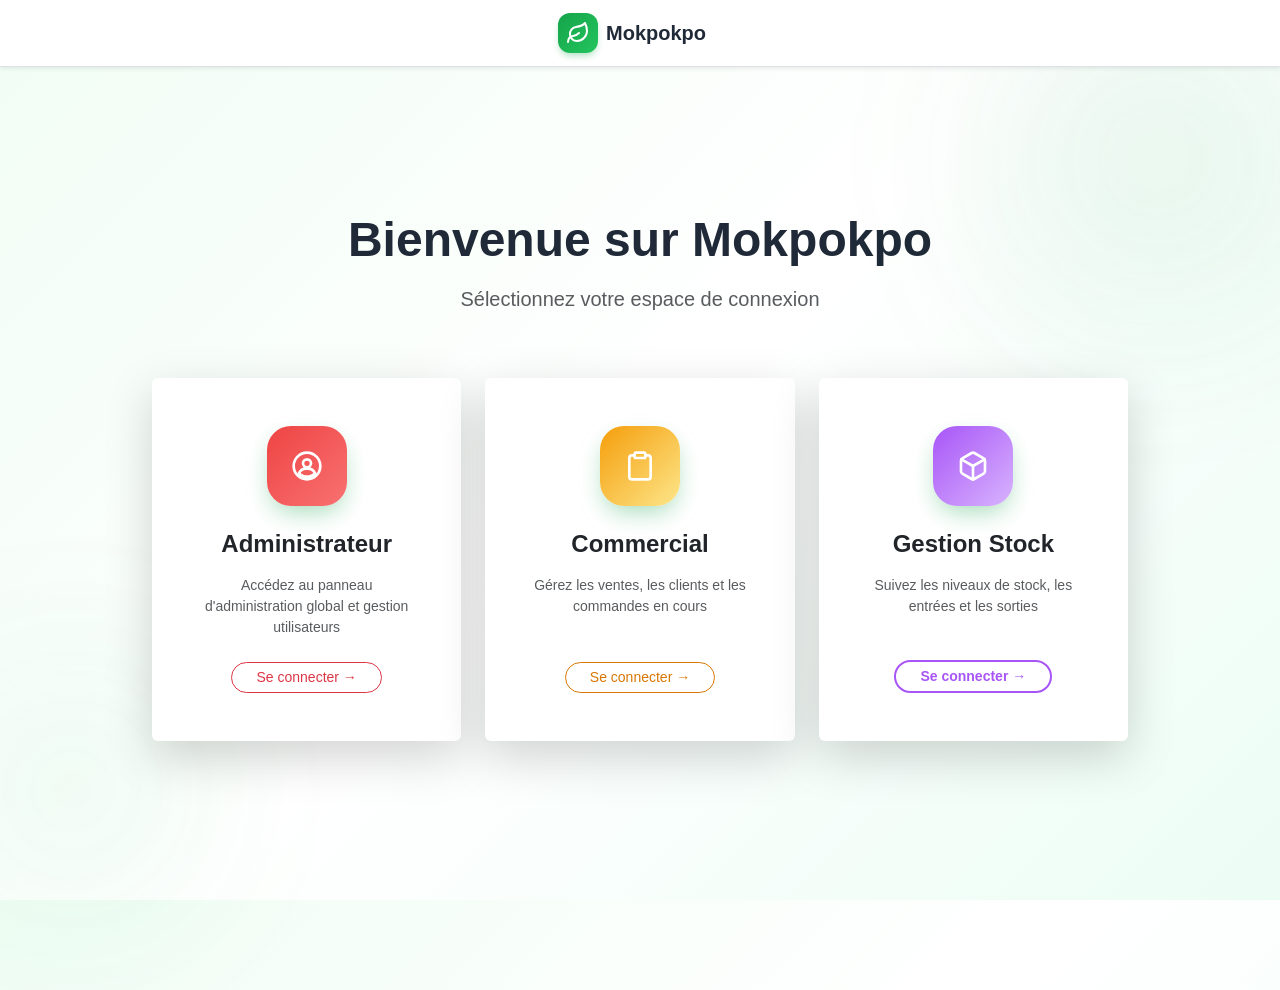
<file: index.html>
<!DOCTYPE html>
<html lang="fr">
<head>
    <meta charset="UTF-8">
    <meta name="viewport" content="width=device-width, initial-scale=1.0">
    <title>Portail de Connexion - Mokpokpo</title>
    <link rel="stylesheet" href="css/css_bootstrap/bootstrap.min.css">
    <link rel="stylesheet" href="css/style.css">
    <style>
        .role-card {
            transition: transform 0.3s ease, box-shadow 0.3s ease;
            cursor: pointer;
        }
        .role-card:hover {
            transform: translateY(-5px);
            box-shadow: 0 1rem 3rem rgba(0,0,0,.175) !important;
        }
    </style>
</head>
<body class="login-page">

    <!-- Navbar -->
    <nav class="navbar navbar-light bg-white border-bottom fixed-top shadow-sm">
        <div class="container justify-content-center">
            <a class="navbar-brand d-flex align-items-center gap-2" href="index.html">
                <div class="brand-icon">
                    <svg xmlns="http://www.w3.org/2000/svg" width="24" height="24" viewBox="0 0 24 24" fill="none" stroke="currentColor" stroke-width="2" stroke-linecap="round" stroke-linejoin="round">
                        <path d="M11 20A7 7 0 0 1 9.8 6.1C15.5 5 17 4.48 19 2c1 2 2 4.18 2 8 0 5.5-4.78 10-10 10Z"/>
                        <path d="M2 21c0-3 1.85-5.36 5.08-6C9.5 14.52 12 13 13 12"/>
                    </svg>
                </div>
                <span class="fw-bold">Mokpokpo</span>
            </a>
        </div>
    </nav>

    <!-- Background Decorations -->
    <div class="login-bg-decoration decoration-1"></div>
    <div class="login-bg-decoration decoration-2"></div>

    <div class="container d-flex flex-column justify-content-center align-items-center min-vh-100 py-5" style="padding-top: 100px !important;">
        
        <div class="text-center mb-5 animate-fade-in">
            <h1 class="fw-bold display-5 mb-3">Bienvenue sur Mokpokpo</h1>
            <p class="text-muted lead">Sélectionnez votre espace de connexion</p>
        </div>

        <div class="row g-4 justify-content-center w-100 animate-slide-up" style="max-width: 1000px;">
            
            <!-- Administrateur -->
            <div class="col-md-4">
                <a href="admin-login.html" class="text-decoration-none text-dark">
                    <div class="card h-100 border-0 shadow-lg role-card">
                        <div class="card-body p-5 text-center d-flex flex-column align-items-center">
                            <div class="login-logo-container mb-4" style="background: linear-gradient(135deg, #ef4444, #f87171);">
                                <svg xmlns="http://www.w3.org/2000/svg" width="32" height="32" viewBox="0 0 24 24" fill="none" stroke="currentColor" stroke-width="2" stroke-linecap="round" stroke-linejoin="round" class="text-white">
                                    <path d="M12 2a10 10 0 1 0 10 10A10 10 0 0 0 12 2zm0 5a3 3 0 1 1-3 3 3 3 0 0 1 3-3zm0 13a8 8 0 0 1-6-2.7A6 6 0 0 1 12 14a6 6 0 0 1 6 3.3A8 8 0 0 1 12 20z"/>
                                </svg>
                            </div>
                            <h3 class="h4 fw-bold mb-3">Administrateur</h3>
                            <p class="text-muted mb-4 small">Accédez au panneau d'administration global et gestion utilisateurs</p>
                            <span class="btn btn-outline-danger btn-sm rounded-pill px-4 mt-auto">Se connecter &rarr;</span>
                        </div>
                    </div>
                </a>
            </div>

            <!-- Commercial -->
            <div class="col-md-4">
                <a href="commercial-login.html" class="text-decoration-none text-dark">
                    <div class="card h-100 border-0 shadow-lg role-card">
                        <div class="card-body p-5 text-center d-flex flex-column align-items-center">
                            <div class="login-logo-container mb-4" style="background: linear-gradient(135deg, #f59e0b, #fde68a);">
                                <svg xmlns="http://www.w3.org/2000/svg" width="32" height="32" viewBox="0 0 24 24" fill="none" stroke="currentColor" stroke-width="2" stroke-linecap="round" stroke-linejoin="round" class="text-white">
                                    <path d="M16 4h2a2 2 0 0 1 2 2v14a2 2 0 0 1-2 2H6a2 2 0 0 1-2-2V6a2 2 0 0 1 2-2h2"></path>
                                    <rect x="8" y="2" width="8" height="4" rx="1" ry="1"></rect>
                                </svg>
                            </div>
                            <h3 class="h4 fw-bold mb-3">Commercial</h3>
                            <p class="text-muted mb-4 small">Gérez les ventes, les clients et les commandes en cours</p>
                            <span class="btn btn-outline-warning btn-sm rounded-pill px-4 mt-auto" style="color: #d97706; border-color: #d97706;">Se connecter &rarr;</span>
                        </div>
                    </div>
                </a>
            </div>

            <!-- Gestionnaire de Stock -->
            <div class="col-md-4">
                <a href="stock-login.html" class="text-decoration-none text-dark">
                    <div class="card h-100 border-0 shadow-lg role-card">
                        <div class="card-body p-5 text-center d-flex flex-column align-items-center">
                            <div class="login-logo-container mb-4" style="background: linear-gradient(135deg, #a855f7, #d8b4fe);">
                                <svg xmlns="http://www.w3.org/2000/svg" width="32" height="32" viewBox="0 0 24 24" fill="none" stroke="currentColor" stroke-width="2" stroke-linecap="round" stroke-linejoin="round" class="text-white">
                                    <path d="M21 16V8a2 2 0 0 0-1-1.73l-7-4a2 2 0 0 0-2 0l-7 4A2 2 0 0 0 3 8v8a2 2 0 0 0 1 1.73l7 4a2 2 0 0 0 2 0l7-4A2 2 0 0 0 21 16z"></path>
                                    <polyline points="3.27 6.96 12 12.01 20.73 6.96"></polyline>
                                    <line x1="12" y1="22.08" x2="12" y2="12"></line>
                                </svg>
                            </div>
                            <h3 class="h4 fw-bold mb-3">Gestion Stock</h3>
                            <p class="text-muted mb-4 small">Suivez les niveaux de stock, les entrées et les sorties</p>
                            <span class="btn btn-outline-primary btn-sm rounded-pill px-4 mt-auto" style="border-color: #a855f7; color: #a855f7;">Se connecter &rarr;</span>
                        </div>
                    </div>
                </a>
            </div>

        </div>

    </div>

    <!-- Bootstrap Bundle with Popper -->
    <script src="js/js_bootstrap/bootstrap.bundle.min.js"></script>
</body>
</html>
</file>
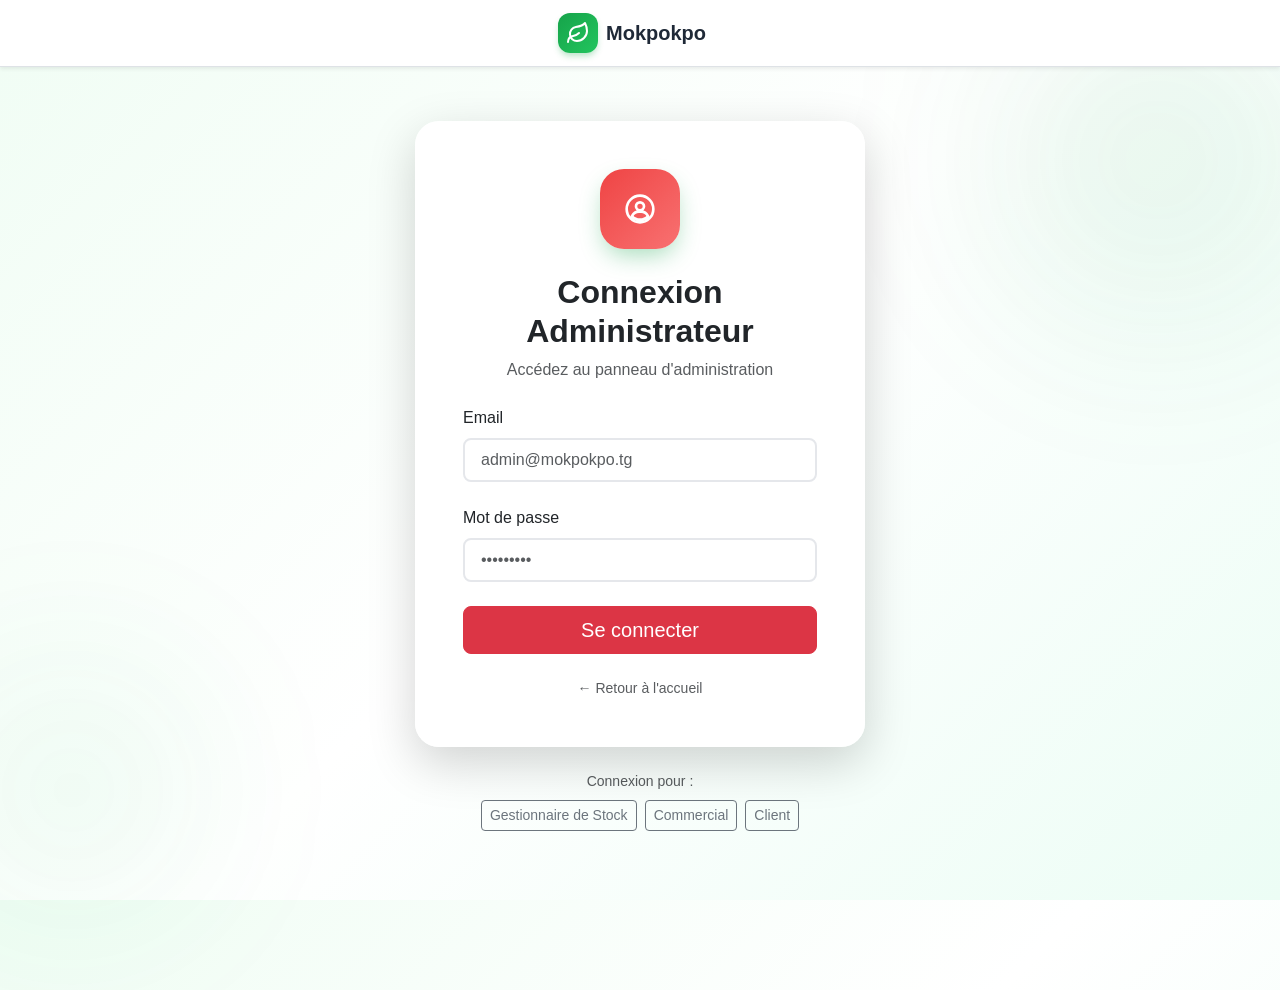
<file: admin-login.html>
<!DOCTYPE html>
<html lang="fr">
<head>
    <meta charset="UTF-8">
    <meta name="viewport" content="width=device-width, initial-scale=1.0">
    <title>Connexion Admin - Mokpokpo</title>
    <link rel="stylesheet" href="css/css_bootstrap/bootstrap.min.css">
    <link rel="stylesheet" href="css/style.css">
</head>
<body class="login-page">

    <!-- Navbar -->
    <nav class="navbar navbar-light bg-white border-bottom fixed-top shadow-sm">
        <div class="container justify-content-center">
            <a class="navbar-brand d-flex align-items-center gap-2" href="index.html">
                <div class="brand-icon">
                    <svg xmlns="http://www.w3.org/2000/svg" width="24" height="24" viewBox="0 0 24 24" fill="none" stroke="currentColor" stroke-width="2" stroke-linecap="round" stroke-linejoin="round">
                        <path d="M11 20A7 7 0 0 1 9.8 6.1C15.5 5 17 4.48 19 2c1 2 2 4.18 2 8 0 5.5-4.78 10-10 10Z"/>
                        <path d="M2 21c0-3 1.85-5.36 5.08-6C9.5 14.52 12 13 13 12"/>
                    </svg>
                </div>
                <span class="fw-bold">Mokpokpo</span>
            </a>
        </div>
    </nav>

    <!-- Background Decorations -->
    <div class="login-bg-decoration decoration-1"></div>
    <div class="login-bg-decoration decoration-2"></div>

    <div class="container d-flex flex-column justify-content-center align-items-center min-vh-100 py-5" style="padding-top: 100px !important;">
        <div class="login-card card border-0 shadow-lg" style="max-width: 450px; width: 100%;">
            <div class="card-body p-5">
                <!-- Logo Icon -->
                <div class="d-flex justify-content-center mb-4">
                    <div class="login-logo-container" style="background: linear-gradient(135deg, #ef4444, #f87171);">
                        <svg xmlns="http://www.w3.org/2000/svg" width="32" height="32" viewBox="0 0 24 24" fill="none" stroke="currentColor" stroke-width="2" stroke-linecap="round" stroke-linejoin="round" class="text-white">
                            <path d="M12 2a10 10 0 1 0 10 10A10 10 0 0 0 12 2zm0 5a3 3 0 1 1-3 3 3 3 0 0 1 3-3zm0 13a8 8 0 0 1-6-2.7A6 6 0 0 1 12 14a6 6 0 0 1 6 3.3A8 8 0 0 1 12 20z"/>
                        </svg>
                    </div>
                </div>

                <div class="text-center mb-4">
                    <h2 class="fw-bold mb-2">Connexion Administrateur</h2>
                    <p class="text-muted mb-0">Accédez au panneau d'administration</p>
                </div>
                
                <div id="loginError" class="alert alert-danger d-none rounded-3 d-flex align-items-start" role="alert">
                    <svg xmlns="http://www.w3.org/2000/svg" width="20" height="20" viewBox="0 0 24 24" fill="none" stroke="currentColor" stroke-width="2" stroke-linecap="round" stroke-linejoin="round" class="me-2 flex-shrink-0 mt-1">
                        <circle cx="12" cy="12" r="10"></circle>
                        <line x1="12" y1="8" x2="12" y2="12"></line>
                        <line x1="12" y1="16" x2="12.01" y2="16"></line>
                    </svg>
                    <span id="errorMessage"></span>
                </div>

                <form id="adminLoginForm" class="mb-4">
                    <div class="mb-4">
                        <label for="email" class="form-label fw-medium">Email</label>
                        <input type="email" class="form-control form-control-lg rounded-3 input-modern" id="email" placeholder="admin@mokpokpo.tg" required>
                    </div>
                    <div class="mb-4">
                        <label for="password" class="form-label fw-medium">Mot de passe</label>
                        <input type="password" class="form-control form-control-lg rounded-3 input-modern" id="password" placeholder="•••••••••" required>
                    </div>
                    <div class="d-grid gap-2 mb-3">
                        <button type="submit" class="btn btn-danger btn-lg rounded-3 btn-modern">Se connecter</button>
                    </div>
                </form>

                <div class="text-center">
                    <p class="small text-muted mb-0">
                        <a href="index.html" class="text-muted text-decoration-none">← Retour à l'accueil</a>
                    </p>
                </div>
            </div>
        </div>

        <!-- Alternative logins -->
        <div class="mt-4 text-center">
            <p class="text-muted small mb-2">Connexion pour :</p>
            <div class="d-flex gap-2 justify-content-center">
                <a href="stock-login.html" class="btn btn-outline-secondary btn-sm">Gestionnaire de Stock</a>
                <a href="commercial-login.html" class="btn btn-outline-secondary btn-sm">Commercial</a>
                <a href="login.html" class="btn btn-outline-secondary btn-sm">Client</a>
            </div>
        </div>
    </div>

    <script src="js/js_bootstrap/bootstrap.bundle.min.js"></script>
    <script src="js/auth.js"></script>
    <script>
        document.addEventListener('DOMContentLoaded', () => {
            initAdminLogin();
        });
    </script>
</body>
</html>
</file>
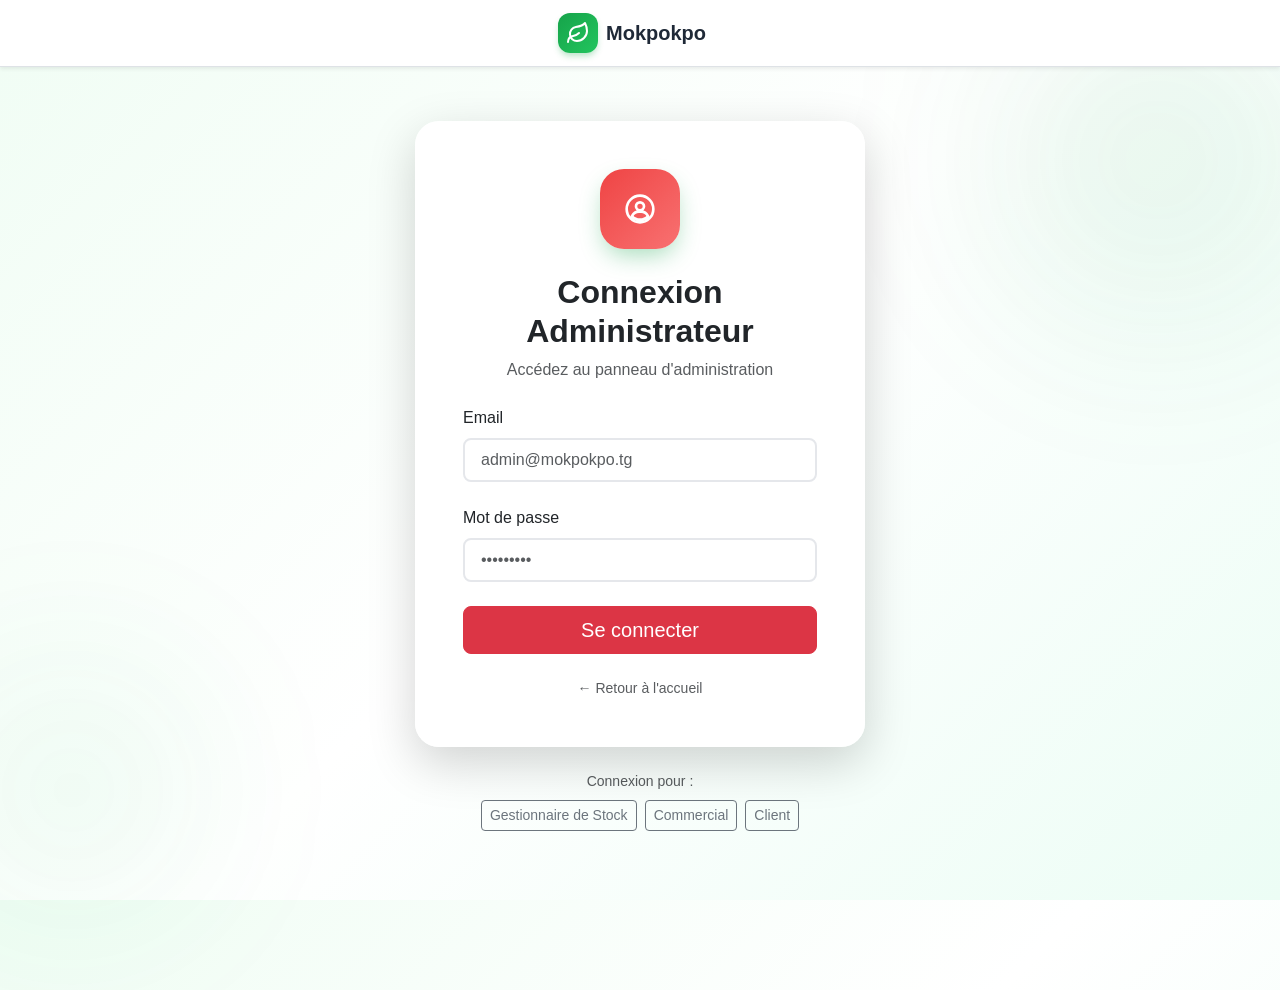
<file: admin.html>
<!DOCTYPE html>
<html lang="fr">
<head>
    <meta charset="UTF-8">
    <meta name="viewport" content="width=device-width, initial-scale=1.0">
    <title>Administration - Mokpokpo</title>
    <link rel="stylesheet" href="css/css_bootstrap/bootstrap.min.css">
    <link rel="stylesheet" href="css/style.css">
    <link rel="stylesheet" href="css/admin-dashboard.css">
</head>
<body>

    <nav class="navbar navbar-dark bg-dark sticky-top">
        <div class="container">
             <a class="navbar-brand d-flex align-items-center gap-2" href="index.html">
                <div class="bg-primary rounded p-1">
                    <svg xmlns="http://www.w3.org/2000/svg" width="20" height="20" viewBox="0 0 24 24" fill="none" stroke="currentColor" stroke-width="2" stroke-linecap="round" stroke-linejoin="round" class="text-white"><path d="M11 20A7 7 0 0 1 9.8 6.1C15.5 5 17 4.48 19 2c1 2 2 4.18 2 8 0 5.5-4.78 10-10 10Z"/><path d="M2 21c0-3 1.85-5.36 5.08-6C9.5 14.52 12 13 13 12"/></svg>
                </div>
                Mokpokpo Admin
            </a>
            <div class="d-flex">
                 <button class="btn btn-outline-light btn-sm" onclick="window.location.href='index.html'">Déconnexion</button>
            </div>
        </div>
    </nav>

    <!-- Dashboard Header -->
    <section class="dashboard-header py-5">
        <div class="container">
            <div class="row align-items-center">
                <div class="col-lg-8">
                    <div class="d-flex align-items-center gap-3 mb-3">
                        <div class="user-avatar-header" style="background: linear-gradient(135deg, #ef4444, #f87171);">
                            <svg xmlns="http://www.w3.org/2000/svg" width="48" height="48" viewBox="0 0 24 24" fill="none" stroke="currentColor" stroke-width="2">
                                <path d="M12 2a10 10 0 1 0 10 10A10 10 0 0 0 12 2zm0 5a3 3 0 1 1-3 3 3 3 0 0 1 3-3zm0 13a8 8 0 0 1-6-2.7A6 6 0 0 1 12 14a6 6 0 0 1 6 3.3A8 8 0 0 1 12 20z"/>
                            </svg>
                        </div>
                        <div>
                            <h1 class="display-5 fw-bold mb-1">Espace Administrateur</h1>
                            <p class="lead text-muted mb-0">Gestion complète de la plateforme</p>
                        </div>
                    </div>
                </div>
            </div>
        </div>
    </section>

    <!-- Dashboard Content -->
    <section class="py-5 bg-light">
        <div class="container">
            <div class="row g-4">
                <!-- Sidebar -->
                <div class="col-lg-3">
                    <div class="dashboard-sidebar sticky-top" style="top: 100px; z-index: 1000;">
                        <div class="list-group list-group-flush shadow-sm rounded-4 overflow-hidden">
                            <a href="#overview" class="list-group-item list-group-item-action active border-0 py-3" data-section="overview">
                                <div class="d-flex align-items-center">
                                    <div class="sidebar-icon me-3" style="background: linear-gradient(135deg, #dbeafe, #bfdbfe); color: #3b82f6;">
                                        <svg xmlns="http://www.w3.org/2000/svg" width="22" height="22" viewBox="0 0 24 24" fill="none" stroke="currentColor" stroke-width="2.5">
                                            <rect x="3" y="3" width="7" height="7"></rect>
                                            <rect x="14" y="3" width="7" height="7"></rect>
                                            <rect x="14" y="14" width="7" height="7"></rect>
                                            <rect x="3" y="14" width="7" height="7"></rect>
                                        </svg>
                                    </div>
                                    <div>
                                        <div class="fw-semibold">Vue d'ensemble</div>
                                        <small class="text-muted">Dashboard</small>
                                    </div>
                                </div>
                            </a>
                            <a href="#users" class="list-group-item list-group-item-action border-0 py-3" data-section="users">
                                <div class="d-flex align-items-center">
                                    <div class="sidebar-icon me-3" style="background: linear-gradient(135deg, #fef3c7, #fde68a); color: #f59e0b;">
                                        <svg xmlns="http://www.w3.org/2000/svg" width="22" height="22" viewBox="0 0 24 24" fill="none" stroke="currentColor" stroke-width="2.5">
                                            <path d="M17 21v-2a4 4 0 0 0-4-4H5a4 4 0 0 0-4 4v2"></path>
                                            <circle cx="9" cy="7" r="4"></circle>
                                            <path d="M23 21v-2a4 4 0 0 0-3-3.87"></path>
                                            <path d="M16 3.13a4 4 0 0 1 0 7.75"></path>
                                        </svg>
                                    </div>
                                    <div>
                                        <div class="fw-semibold">Utilisateurs</div>
                                        <small class="text-muted">Gestion des rôles</small>
                                    </div>
                                </div>
                            </a>
                            <a href="#products" class="list-group-item list-group-item-action border-0 py-3" data-section="products">
                                <div class="d-flex align-items-center">
                                    <div class="sidebar-icon me-3" style="background: linear-gradient(135deg, #d1fae5, #a7f3d0); color: #10b981;">
                                        <svg xmlns="http://www.w3.org/2000/svg" width="22" height="22" viewBox="0 0 24 24" fill="none" stroke="currentColor" stroke-width="2.5">
                                            <path d="M11 20A7 7 0 0 1 9.8 6.1C15.5 5 17 4.48 19 2c1 2 2 4.18 2 8 0 5.5-4.78 10-10 10 Z"/>
                                            <path d="M2 21c0-3 1.85-5.36 5.08-6C9.5 14.52 12 13 13 12"/>
                                        </svg>
                                    </div>
                                    <div>
                                        <div class="fw-semibold">Produits</div>
                                        <small class="text-muted">Catalogue</small>
                                    </div>
                                </div>
                            </a>
                            <a href="#stocks" class="list-group-item list-group-item-action border-0 py-3" data-section="stocks">
                                <div class="d-flex align-items-center">
                                    <div class="sidebar-icon me-3" style="background: linear-gradient(135deg, #e9d5ff, #d8b4fe); color: #a855f7;">
                                        <svg xmlns="http://www.w3.org/2000/svg" width="22" height="22" viewBox="0 0 24 24" fill="none" stroke="currentColor" stroke-width="2.5">
                                            <path d="M21 16V8a2 2 0 0 0-1-1.73l-7-4a2 2 0 0 0-2 0l-7 4A2 2 0 0 0 3 8v8a2 2 0 0 0 1 1.73l7 4a2 2 0 0 0 2 0l7-4A2 2 0 0 0 21 16z"></path>
                                        </svg>
                                    </div>
                                    <div>
                                        <div class="fw-semibold">Stocks</div>
                                        <small class="text-muted">Inventaire</small>
                                    </div>
                                </div>
                            </a>
                            <a href="#orders" class="list-group-item list-group-item-action border-0 py-3" data-section="orders">
                                <div class="d-flex align-items-center justify-content-between">
                                    <div class="d-flex align-items-center">
                                        <div class="sidebar-icon me-3" style="background: linear-gradient(135deg, #fecdd3, #fda4af); color: #f43f5e;">
                                            <svg xmlns="http://www.w3.org/2000/svg" width="22" height="22" viewBox="0 0 24 24" fill="none" stroke="currentColor" stroke-width="2.5">
                                                <path d="M16 4h2a2 2 0 0 1 2 2v14a2 2 0 0 1-2 2H6a2 2 0 0 1-2-2V6a2 2 0 0 1 2-2h2"></path>
                                                <rect x="8" y="2" width="8" height="4" rx="1" ry="1"></rect>
                                            </svg>
                                        </div>
                                        <div>
                                            <div class="fw-semibold">Commandes</div>
                                            <small class="text-muted">Toutes</small>
                                        </div>
                                    </div>
                                    <span class="badge bg-danger rounded-pill" id="ordersBadge">0</span>
                                </div>
                            </a>
                            <a href="#alerts" class="list-group-item list-group-item-action border-0 py-3" data-section="alerts">
                                <div class="d-flex align-items-center justify-content-between">
                                    <div class="d-flex align-items-center">
                                        <div class="sidebar-icon me-3" style="background: linear-gradient(135deg, #fee2e2, #fecaca); color: #dc2626;">
                                            <svg xmlns="http://www.w3.org/2000/svg" width="22" height="22" viewBox="0 0 24 24" fill="none" stroke="currentColor" stroke-width="2.5">
                                                <path d="M10.29 3.86L1.82 18a2 2 0 0 0 1.71 3h16.94a2 2 0 0 0 1.71-3L13.71 3.86a2 2 0 0 0-3.42 0z"></path>
                                                <line x1="12" y1="9" x2="12" y2="13"></line>
                                                <line x1="12" y1="17" x2="12.01" y2="17"></line>
                                            </svg>
                                        </div>
                                        <div>
                                            <div class="fw-semibold">Alertes Stock</div>
                                            <small class="text-muted">Critiques</small>
                                        </div>
                                    </div>
                                    <span class="badge bg-danger rounded-pill" id="alertsBadge">0</span>
                                </div>
                            </a>
                            <a href="#predictions" class="list-group-item list-group-item-action border-0 py-3" data-section="predictions">
                                <div class="d-flex align-items-center">
                                    <div class="sidebar-icon me-3" style="background: linear-gradient(135deg, #ddd6fe, #c4b5fd); color: #8b5cf6;">
                                        <svg xmlns="http://www.w3.org/2000/svg" width="22" height="22" viewBox="0 0 24 24" fill="none" stroke="currentColor" stroke-width="2.5">
                                            <polyline points="23 6 13.5 15.5 8.5 10.5 1 18"></polyline>
                                            <polyline points="17 6 23 6 23 12"></polyline>
                                        </svg>
                                    </div>
                                    <div>
                                        <div class="fw-semibold">Prédictions</div>
                                        <small class="text-muted">IA & Analytics</small>
                                    </div>
                                </div>
                            </a>
                        </div>
                    </div>
                </div>

                <!-- Main Content -->
                <div class="col-lg-9">
                    <!-- Overview Section -->
                    <div id="overview-section" class="dashboard-section">
                        <div class="row g-4 mb-4">
                            <!-- Stats Cards -->
                            <div class="col-md-3">
                                <div class="stat-card" style="border-top: 4px solid #3b82f6;">
                                    <div class="stat-card-icon" style="background: linear-gradient(135deg, #dbeafe, #bfdbfe); color: #3b82f6;">
                                        <svg xmlns="http://www.w3.org/2000/svg" width="32" height="32" viewBox="0 0 24 24" fill="none" stroke="currentColor" stroke-width="2">
                                            <path d="M17 21v-2a4 4 0 0 0-4-4H5a4 4 0 0 0-4 4v2"></path>
                                            <circle cx="9" cy="7" r="4"></circle>
                                            <path d="M23 21v-2a4 4 0 0 0-3-3.87"></path>
                                            <path d="M16 3.13a4 4 0 0 1 0 7.75"></path>
                                        </svg>
                                    </div>
                                    <div class="stat-card-content">
                                        <p class="stat-card-label">Utilisateurs</p>
                                        <h3 class="stat-card-value" id="totalUsers">0</h3>
                                        <p class="stat-card-description">Total inscrit</p>
                                    </div>
                                </div>
                            </div>
                            <div class="col-md-3">
                                <div class="stat-card" style="border-top: 4px solid #10b981;">
                                    <div class="stat-card-icon" style="background: linear-gradient(135deg, #d1fae5, #a7f3d0); color: #10b981;">
                                        <svg xmlns="http://www.w3.org/2000/svg" width="32" height="32" viewBox="0 0 24 24" fill="none" stroke="currentColor" stroke-width="2">
                                            <path d="M11 20A7 7 0 0 1 9.8 6.1C15.5 5 17 4.48 19 2c1 2 2 4.18 2 8 0 5.5-4.78 10-10 10 Z"/>
                                            <path d="M2 21c0-3 1.85-5.36 5.08-6C9.5 14.52 12 13 13 12"/>
                                        </svg>
                                    </div>
                                    <div class="stat-card-content">
                                        <p class="stat-card-label">Produits</p>
                                        <h3 class="stat-card-value" id="totalProducts">0</h3>
                                        <p class="stat-card-description">Au catalogue</p>
                                    </div>
                                </div>
                            </div>
                            <div class="col-md-3">
                                <div class="stat-card" style="border-top: 4px solid #f43f5e;">
                                    <div class="stat-card-icon" style="background: linear-gradient(135deg, #fecdd3, #fda4af); color: #f43f5e;">
                                        <svg xmlns="http://www.w3.org/2000/svg" width="32" height="32" viewBox="0 0 24 24" fill="none" stroke="currentColor" stroke-width="2">
                                            <path d="M16 4h2a2 2 0 0 1 2 2v14a2 2 0 0 1-2 2H6a2 2 0 0 1-2-2V6a2 2 0 0 1 2-2h2"></path>
                                            <rect x="8" y="2" width="8" height="4" rx="1" ry="1"></rect>
                                        </svg>
                                    </div>
                                    <div class="stat-card-content">
                                        <p class="stat-card-label">Commandes</p>
                                        <h3 class="stat-card-value" id="totalOrders">0</h3>
                                        <p class="stat-card-description">Total</p>
                                    </div>
                                </div>
                            </div>
                            <div class="col-md-3">
                                <div class="stat-card" style="border-top: 4px solid #f59e0b;">
                                    <div class="stat-card-icon" style="background: linear-gradient(135deg, #fef3c7, #fde68a); color: #f59e0b;">
                                        <svg xmlns="http://www.w3.org/2000/svg" width="32" height="32" viewBox="0 0 24 24" fill="none" stroke="currentColor" stroke-width="2">
                                            <line x1="12" y1="1" x2="12" y2="23"></line>
                                            <path d="M17 5H9.5a3.5 3.5 0 0 0 0 7h5a3.5 3.5 0 0 1 0 7H6"></path>
                                        </svg>
                                    </div>
                                    <div class="stat-card-content">
                                        <p class="stat-card-label">CA Total</p>
                                        <h3 class="stat-card-value"><span id="totalRevenue">0</span> FCFA</h3>
                                        <p class="stat-card-description">Ventes</p>
                                    </div>
                                </div>
                            </div>
                        </div>

                        <!-- Quick Actions -->
                        <div class="card border-0 shadow-sm rounded-4 mb-4">
                            <div class="card-header bg-transparent border-0 py-4">
                                <h5 class="fw-bold mb-0">Actions Rapides</h5>
                            </div>
                            <div class="card-body">
                                <div class="row g-3">
                                    <div class="col-md-3">
                                        <button class="btn btn-outline-primary w-100 py-3" onclick="document.querySelector('[data-section=products]').click()">
                                            <svg xmlns="http://www.w3.org/2000/svg" width="24" height="24" viewBox="0 0 24 24" fill="none" stroke="currentColor" stroke-width="2" class="mb-2">
                                                <line x1="12" y1="5" x2="12" y2="19"></line>
                                                <line x1="5" y1="12" x2="19" y2="12"></line>
                                            </svg>
                                            <div class="fw-semibold">Nouveau Produit</div>
                                        </button>
                                    </div>
                                    <div class="col-md-3">
                                        <button class="btn btn-outline-success w-100 py-3" onclick="document.querySelector('[data-section=users]').click()">
                                            <svg xmlns="http://www.w3.org/2000/svg" width="24" height="24" viewBox="0 0 24 24" fill="none" stroke="currentColor" stroke-width="2" class="mb-2">
                                                <path d="M16 21v-2a4 4 0 0 0-4-4H5a4 4 0 0 0-4 4v2"></path>
                                                <circle cx="8.5" cy="7" r="4"></circle>
                                                <line x1="20" y1="8" x2="20" y2="14"></line>
                                                <line x1="23" y1="11" x2="17" y2="11"></line>
                                            </svg>
                                            <div class="fw-semibold">Gérer Utilisateurs</div>
                                        </button>
                                    </div>
                                    <div class="col-md-3">
                                        <button class="btn btn-outline-warning w-100 py-3" onclick="document.querySelector('[data-section=stocks]').click()">
                                            <svg xmlns="http://www.w3.org/2000/svg" width="24" height="24" viewBox="0 0 24 24" fill="none" stroke="currentColor" stroke-width="2" class="mb-2">
                                                <path d="M21 16V8a2 2 0 0 0-1-1.73l-7-4a2 2 0 0 0-2 0l-7 4A2 2 0 0 0 3 8v8a2 2 0 0 0 1 1.73l7 4a2 2 0 0 0 2 0l7-4A2 2 0 0 0 21 16z"></path>
                                            </svg>
                                            <div class="fw-semibold">Gérer Stocks</div>
                                        </button>
                                    </div>
                                    <div class="col-md-3">
                                        <button class="btn btn-outline-danger w-100 py-3" onclick="document.querySelector('[data-section=alerts]').click()">
                                            <svg xmlns="http://www.w3.org/2000/svg" width="24" height="24" viewBox="0 0 24 24" fill="none" stroke="currentColor" stroke-width="2" class="mb-2">
                                                <path d="M10.29 3.86L1.82 18a2 2 0 0 0 1.71 3h16.94a2 2 0 0 0 1.71-3L13.71 3.86a2 2 0 0 0-3.42 0z"></path>
                                            </svg>
                                            <div class="fw-semibold">Voir Alertes</div>
                                        </button>
                                    </div>
                                </div>
                            </div>
                        </div>

                        <!-- Recent Activity -->
                        <div class="card border-0 shadow-sm rounded-4">
                            <div class="card-header bg-transparent border-0 py-4">
                                <h5 class="fw-bold mb-0">Activités Récentes</h5>
                            </div>
                            <div class="card-body">
                                <div id="recentActivity">
                                    <div class="text-center py-5">
                                        <div class="spinner-border text-primary" role="status">
                                            <span class="visually-hidden">Chargement...</span>
                                        </div>
                                    </div>
                                </div>
                            </div>
                        </div>
                    </div>

                    <!-- Users Section -->
                    <div id="users-section" class="dashboard-section d-none">
                        <div class="card border-0 shadow-sm rounded-4">
                            <div class="card-header bg-white py-3">
                                <div class="d-flex justify-content-between align-items-center">
                                    <h5 class="fw-bold mb-0">Gestion des Utilisateurs</h5>
                                    <button class="btn btn-primary btn-sm" onclick="loadUsers()">
                                        <svg xmlns="http://www.w3.org/2000/svg" width="16" height="16" viewBox="0 0 24 24" fill="none" stroke="currentColor" stroke-width="2" class="me-1">
                                            <polyline points="23 4 23 10 17 10"></polyline>
                                            <path d="M20.49 15a9 9 0 1 1-2.12-9.36L23 10"></path>
                                        </svg>
                                        Actualiser
                                    </button>
                                </div>
                            </div>
                            <div class="card-body">
                                <div id="usersList">
                                    <div class="text-center py-5">
                                        <div class="spinner-border text-primary" role="status">
                                            <span class="visually-hidden">Chargement...</span>
                                        </div>
                                    </div>
                                </div>
                            </div>
                        </div>
                    </div>

                    <!-- Products Section -->
                    <div id="products-section" class="dashboard-section d-none">
                        <div class="card border-0 shadow-sm rounded-4">
                            <div class="card-header bg-white py-3">
                                <div class="d-flex justify-content-between align-items-center">
                                    <h5 class="fw-bold mb-0">Gestion des Produits</h5>
                                    <div class="d-flex gap-2">
                                        <button class="btn btn-primary btn-sm" onclick="showAddProductModal()">
                                            <svg xmlns="http://www.w3.org/2000/svg" width="16" height="16" viewBox="0 0 24 24" fill="none" stroke="currentColor" stroke-width="2" class="me-1">
                                                <line x1="12" y1="5" x2="12" y2="19"></line>
                                                <line x1="5" y1="12" x2="19" y2="12"></line>
                                            </svg>
                                            Ajouter
                                        </button>
                                        <button class="btn btn-outline-primary btn-sm" onclick="loadProducts()">
                                            <svg xmlns="http://www.w3.org/2000/svg" width="16" height="16" viewBox="0 0 24 24" fill="none" stroke="currentColor" stroke-width="2" class="me-1">
                                                <polyline points="23 4 23 10 17 10"></polyline>
                                                <path d="M20.49 15a9 9 0 1 1-2.12-9.36L23 10"></path>
                                            </svg>
                                            Actualiser
                                        </button>
                                    </div>
                                </div>
                            </div>
                            <div class="card-body">
                                <div id="productsList">
                                    <div class="text-center py-5">
                                        <div class="spinner-border text-primary" role="status">
                                            <span class="visually-hidden">Chargement...</span>
                                        </div>
                                    </div>
                                </div>
                            </div>
                        </div>
                    </div>

                    <!-- Stocks Section -->
                    <div id="stocks-section" class="dashboard-section d-none">
                        <div class="card border-0 shadow-sm rounded-4">
                            <div class="card-header bg-white py-3">
                                <div class="d-flex justify-content-between align-items-center">
                                    <h5 class="fw-bold mb-0">Gestion des Stocks</h5>
                                    <button class="btn btn-primary btn-sm" onclick="loadStocks()">
                                        <svg xmlns="http://www.w3.org/2000/svg" width="16" height="16" viewBox="0 0 24 24" fill="none" stroke="currentColor" stroke-width="2" class="me-1">
                                            <polyline points="23 4 23 10 17 10"></polyline>
                                            <path d="M20.49 15a9 9 0 1 1-2.12-9.36L23 10"></path>
                                        </svg>
                                        Actualiser
                                    </button>
                                </div>
                            </div>
                            <div class="card-body">
                                <div id="stocksList">
                                    <div class="text-center py-5">
                                        <div class="spinner-border text-primary" role="status">
                                            <span class="visually-hidden">Chargement...</span>
                                        </div>
                                    </div>
                                </div>
                            </div>
                        </div>
                    </div>

                    <!-- Orders Section -->
                    <div id="orders-section" class="dashboard-section d-none">
                        <div class="card border-0 shadow-sm rounded-4">
                            <div class="card-header bg-white py-3">
                                <div class="d-flex justify-content-between align-items-center">
                                    <h5 class="fw-bold mb-0">Gestion des Commandes</h5>
                                    <button class="btn btn-primary btn-sm" onclick="loadOrders()">
                                        <svg xmlns="http://www.w3.org/2000/svg" width="16" height="16" viewBox="0 0 24 24" fill="none" stroke="currentColor" stroke-width="2" class="me-1">
                                            <polyline points="23 4 23 10 17 10"></polyline>
                                            <path d="M20.49 15a9 9 0 1 1-2.12-9.36L23 10"></path>
                                        </svg>
                                        Actualiser
                                    </button>
                                </div>
                            </div>
                            <div class="card-body">
                                <div id="ordersList">
                                    <div class="text-center py-5">
                                        <div class="spinner-border text-primary" role="status">
                                            <span class="visually-hidden">Chargement...</span>
                                        </div>
                                    </div>
                                </div>
                            </div>
                        </div>
                    </div>

                    <!-- Alerts Section -->
                    <div id="alerts-section" class="dashboard-section d-none">
                        <div class="card border-0 shadow-sm rounded-4">
                            <div class="card-header bg-white py-3">
                                <h5 class="fw-bold mb-0">Alertes Stock Critiques</h5>
                            </div>
                            <div class="card-body">
                                <div id="alertsList">
                                    <div class="text-center py-5">
                                        <div class="spinner-border text-primary" role="status">
                                            <span class="visually-hidden">Chargement...</span>
                                        </div>
                                    </div>
                                </div>
                            </div>
                        </div>
                    </div>

                    <!-- Predictions Section -->
                    <div id="predictions-section" class="dashboard-section d-none">
                        <div class="row g-4">
                            <!-- Sales Predictions -->
                            <div class="col-12">
                                <div class="card border-0 shadow-sm rounded-4">
                                    <div class="card-header bg-white py-3">
                                        <div class="d-flex justify-content-between align-items-center">
                                            <h5 class="fw-bold mb-0">
                                                <svg xmlns="http://www.w3.org/2000/svg" width="20" height="20" viewBox="0 0 24 24" fill="none" stroke="currentColor" stroke-width="2" class="me-2">
                                                    <line x1="12" y1="1" x2="12" y2="23"></line>
                                                    <path d="M17 5H9.5a3.5 3.5 0 0 0 0 7h5a3.5 3.5 0 0 1 0 7H6"></path>
                                                </svg>
                                                Prédictions des Ventes
                                            </h5>
                                            <button class="btn btn-primary btn-sm" onclick="loadSalesPredictions()">
                                                <svg xmlns="http://www.w3.org/2000/svg" width="16" height="16" viewBox="0 0 24 24" fill="none" stroke="currentColor" stroke-width="2" class="me-1">
                                                    <polyline points="23 4 23 10 17 10"></polyline>
                                                    <path d="M20.49 15a9 9 0 1 1-2.12-9.36L23 10"></path>
                                                </svg>
                                                Actualiser
                                            </button>
                                        </div>
                                    </div>
                                    <div class="card-body">
                                        <div id="salesPredictionsList">
                                            <div class="text-center py-5">
                                                <div class="spinner-border text-primary" role="status">
                                                    <span class="visually-hidden">Chargement...</span>
                                                </div>
                                            </div>
                                        </div>
                                    </div>
                                </div>
                            </div>

                            <!-- Historical Data -->
                            <div class="col-12">
                                <div class="card border-0 shadow-sm rounded-4">
                                    <div class="card-header bg-white py-3">
                                        <div class="d-flex justify-content-between align-items-center">
                                            <h5 class="fw-bold mb-0">
                                                <svg xmlns="http://www.w3.org/2000/svg" width="20" height="20" viewBox="0 0 24 24" fill="none" stroke="currentColor" stroke-width="2" class="me-2">
                                                    <polyline points="22 12 18 12 15 21 9 3 6 12 2 12"></polyline>
                                                </svg>
                                                Données Historiques
                                            </h5>
                                            <button class="btn btn-primary btn-sm" onclick="loadHistoricalData()">
                                                <svg xmlns="http://www.w3.org/2000/svg" width="16" height="16" viewBox="0 0 24 24" fill="none" stroke="currentColor" stroke-width="2" class="me-1">
                                                    <polyline points="23 4 23 10 17 10"></polyline>
                                                    <path d="M20.49 15a9 9 0 1 1-2.12-9.36L23 10"></path>
                                                </svg>
                                                Actualiser
                                            </button>
                                        </div>
                                    </div>
                                    <div class="card-body">
                                        <div id="historicalDataList">
                                            <div class="text-center py-5">
                                                <div class="spinner-border text-primary" role="status">
                                                    <span class="visually-hidden">Chargement...</span>
                                                </div>
                                            </div>
                                        </div>
                                    </div>
                                </div>
                            </div>
                        </div>
                    </div>
                </div>
            </div>
        </div>
    </section>

    <!-- Add Product Modal -->
    <div class="modal fade" id="addProductModal" tabindex="-1" aria-hidden="true">
        <div class="modal-dialog modal-lg modal-dialog-centered">
            <div class="modal-content border-0 shadow-lg rounded-4">
                <div class="modal-header border-0 pb-0">
                    <h5 class="modal-title fw-bold">Nouveau Produit</h5>
                    <button type="button" class="btn-close" data-bs-dismiss="modal" aria-label="Close"></button>
                </div>
                <div class="modal-body p-4">
                    <form id="addProductForm" onsubmit="submitAddProduct(event)">
                        <div class="row g-3">
                            <div class="col-md-6">
                                <label for="productName" class="form-label">Nom du produit</label>
                                <input type="text" class="form-control" id="productName" required placeholder="Ex: Maïs Grain">
                            </div>
                            <div class="col-md-6">
                                <label for="productType" class="form-label">Type de produit</label>
                                <select class="form-select" id="productType" required>
                                    <option value="" selected disabled>Sélectionner un type</option>
                                    <option value="CEREALES">Céréales</option>
                                    <option value="TUBERCULES">Tubercules</option>
                                    <option value="LEGUMES">Légumes</option>
                                    <option value="FRUITS">Fruits</option>
                                    <option value="AUTRE">Autre</option>
                                </select>
                            </div>
                            <div class="col-12">
                                <label for="productDescription" class="form-label">Description</label>
                                <textarea class="form-control" id="productDescription" rows="3" required placeholder="Description détaillée du produit..."></textarea>
                            </div>
                            <div class="col-12">
                                <label for="productUsages" class="form-label">Usages</label>
                                <textarea class="form-control" id="productUsages" rows="2" required placeholder="Ex: Alimentation humaine, animale..."></textarea>
                            </div>
                            <div class="col-md-6">
                                <label for="productPrice" class="form-label">Prix Unitaire (FCFA)</label>
                                <input type="number" class="form-control" id="productPrice" min="0" required placeholder="0">
                            </div>
                            <div class="col-md-6">
                                <label for="productImage" class="form-label">URL Image</label>
                                <input type="url" class="form-control" id="productImage" placeholder="https://example.com/image.jpg">
                                <small class="text-muted">Lien direct vers l'image du produit</small>
                            </div>
                        </div>
                        <div class="d-flex justify-content-end gap-2 mt-4 pt-3 border-top">
                            <button type="button" class="btn btn-light" data-bs-dismiss="modal">Annuler</button>
                            <button type="submit" class="btn btn-primary px-4">Créer le produit</button>
                        </div>
                    </form>
                </div>
            </div>
        </div>
    </div>

    <!-- Footer -->
    <footer class="text-center text-lg-start mt-5">
        <div class="container py-5">
            <div class="row g-4">
                <!-- Brand Section -->
                <div class="col-lg-4 col-md-6">
                    <div class="d-flex align-items-center gap-2 mb-3">
                        <div class="brand-icon">
                            <svg xmlns="http://www.w3.org/2000/svg" width="24" height="24" viewBox="0 0 24 24" fill="none" stroke="currentColor" stroke-width="2">
                                <path d="M11 20A7 7 0 0 1 9.8 6.1C15.5 5 17 4.48 19 2c1 2 2 4.18 2 8 0 5.5-4.78 10-10 10 Z"/>
                                <path d="M2 21c0-3 1.85-5.36 5.08-6C9.5 14.52 12 13 13 12"/>
                            </svg>
                        </div>
                        <span class="fw-bold fs-5">Mokpokpo</span>
                    </div>
                    <p class="text-muted mb-3">Votre partenaire de confiance pour des plantes et produits agricoles naturels de qualité au Togo.</p>
                    <div class="d-flex gap-2">
                        <a href="#" class="btn btn-outline-secondary btn-sm rounded-circle" style="width: 40px; height: 40px; padding: 0; display: flex; align-items: center; justify-content: center;">
                            <svg xmlns="http://www.w3.org/2000/svg" width="18" height="18" viewBox="0 0 24 24" fill="currentColor">
                                <path d="M24 12.073c0-6.627-5.373-12-12-12s-12 5.373-12 12c0 5.99 4.388 10.954 10.125 11.854v-8.385H7.078v-3.47h3.047V9.43c0-3.007 1.792-4.669 4.533-4.669 1.312 0 2.686.235 2.686.235v2.953H15.83c-1.491 0-1.956.925-1.956 1.874v2.25h3.328l-.532 3.47h-2.796v8.385C19.612 23.027 24 18.062 24 12.073z"/>
                            </svg>
                        </a>
                        <a href="#" class="btn btn-outline-secondary btn-sm rounded-circle" style="width: 40px; height: 40px; padding: 0; display: flex; align-items: center; justify-content: center;">
                            <svg xmlns="http://www.w3.org/2000/svg" width="18" height="18" viewBox="0 0 24 24" fill="currentColor">
                                <path d="M7.55 2h8.9C19.4 2 22 4.6 22 7.55v8.9C22 19.4 19.4 22 16.45 22h-8.9C4.6 22 2 19.4 2 16.45v-8.9C2 4.6 4.6 2 7.55 2zm0 1.5C5.466 3.5 3.5 5.466 3.5 7.55v8.9c0 2.084 1.966 4.05 4.05 4.05h8.9c2.084 0 4.05-1.966 4.05-4.05v-8.9c0-2.084-1.966-4.05-4.05-4.05h-8.9zM12 6.5a5.5 5.5 0 110 11 5.5 5.5 0 010-11zm0 1.5a4 4 0 100 8 4 4 0 000-8zm5.75-2.25a1 1 0 110 2 1 1 0 010-2z"/>
                            </svg>
                        </a>
                        <a href="#" class="btn btn-outline-secondary btn-sm rounded-circle" style="width: 40px; height: 40px; padding: 0; display: flex; align-items: center; justify-content: center;">
                            <svg xmlns="http://www.w3.org/2000/svg" width="18" height="18" viewBox="0 0 24 24" fill="currentColor">
                                <path d="M23.953 4.57a10 10 0 01-2.825.775 4.958 4.958 0 002.163-2.723c-.951.555-2.005.959-3.127 1.184a4.92 4.92 0 00-8.384 4.482C7.69 8.095 4.067 6.13 1.64 3.162a4.822 4.822 0 00-.666 2.475c0 1.71.87 3.213 2.188 4.096a4.904 4.904 0 01-2.228-.616v.06a4.923 4.923 0 003.946 4.827 4.996 4.996 0 01-2.212.085 4.936 4.936 0 004.604 3.417 9.867 9.867 0 01-6.102 2.105c-.39 0-.779-.023-1.17-.067a13.995 13.995 0 007.557 2.209c9.053 0 13.998-7.496 13.998-13.985 0-.21 0-.42-.015-.63A9.935 9.935 0 0024 4.59z"/>
                            </svg>
                        </a>
                    </div>
                </div>

                <!-- Navigation -->
                <div class="col-lg-2 col-md-6">
                    <h5 class="fw-bold mb-3">Navigation</h5>
                    <ul class="list-unstyled">
                        <li class="mb-2"><a href="index.html" class="text-decoration-none text-muted">Accueil</a></li>
                    </ul>
                </div>

                <!-- Categories -->
                <div class="col-lg-3 col-md-6">
                    <h5 class="fw-bold mb-3">Catégories</h5>
                    <ul class="list-unstyled">
                        <li class="mb-2"><a href="#" class="text-decoration-none text-muted">Plantes Médicinales</a></li>
                        <li class="mb-2"><a href="#" class="text-decoration-none text-muted">Herbes Aromatiques</a></li>
                        <li class="mb-2"><a href="#" class="text-decoration-none text-muted">Superaliments</a></li>
                        <li class="mb-2"><a href="#" class="text-decoration-none text-muted">Épices</a></li>
                    </ul>
                </div>

                <!-- Contact -->
                <div class="col-lg-3 col-md-6">
                    <h5 class="fw-bold mb-3">Contact</h5>
                    <ul class="list-unstyled">
                        <li class="mb-2">
                            <svg xmlns="http://www.w3.org/2000/svg" width="16" height="16" viewBox="0 0 24 24" fill="none" stroke="currentColor" stroke-width="2" class="text-success me-2">
                                <path d="M21 10c0 7-9 13-9 13s-9-6-9-13a9 9 0 0 1 18 0z"></path>
                                <circle cx="12" cy="10" r="3"></circle>
                            </svg>
                            <span class="text-muted">Lomé, Togo</span>
                        </li>
                        <li class="mb-2">
                            <svg xmlns="http://www.w3.org/2000/svg" width="16" height="16" viewBox="0 0 24 24" fill="none" stroke="currentColor" stroke-width="2" class="text-success me-2">
                                <path d="M22 16.92v3a2 2 0 0 1-2.18 2 19.79 19.79 0 0 1-8.63-3.07 19.5 19.5 0 0 1-6-6 19.79 19.79 0 0 1-3.07-8.67A2 2 0 0 1 4.11 2h3a2 2 0 0 1 2 1.72 12.84 12.84 0 0 0 .7 2.81 2 2 0 0 1-.45 2.11L8.09 9.91a16 16 0 0 0 6 6l1.27-1.27a2 2 0 0 1 2.11-.45 12.84 12.84 0 0 0 2.81.7A2 2 0 0 1 22 16.92z"></path>
                            </svg>
                            <span class="text-muted">+229 XX XX XX XX</span>
                        </li>
                        <li class="mb-2">
                            <svg xmlns="http://www.w3.org/2000/svg" width="16" height="16" viewBox="0 0 24 24" fill="none" stroke="currentColor" stroke-width="2" class="text-success me-2">
                                <path d="M4 4h16c1.1 0 2 .9 2 2v12c0 1.1-.9 2-2 2H4c-1.1 0-2-.9-2-2V6c0-1.1.9-2 2-2z"></path>
                                <polyline points="22,6 12,13 2,6"></polyline>
                            </svg>
                            <span class="text-muted">contact@mokpokpo.tg</span>
                        </li>
                    </ul>
                </div>
            </div>
        </div>

        <!-- Copyright -->
        <div class="border-top">
            <div class="container py-3">
                <p class="text-center text-muted mb-0">© 2025 Mokpokpo. Tous droits réservés.</p>
            </div>
        </div>
    </footer>

    <script src="js/js_bootstrap/bootstrap.bundle.min.js"></script>
    <script src="js/auth.js"></script>
    <script src="js/script.js"></script>
    <script src="js/admin-dashboard.js"></script>
    <script>
        // Wait for page to fully load and storage to be ready
        window.addEventListener('load', () => {
            // Give extra time for storage synchronization
            setTimeout(() => {
                const hasAccess = checkPageAccess('ADMIN');
                if (hasAccess) {
                    // Load dashboard data only after access is confirmed
                    if (typeof loadDashboardStats === 'function') {
                        loadDashboardStats();
                    }
                }
            }, 200);
        });
        
        // Prevent caching for this page
        window.addEventListener('beforeunload', function() {
            if (window.performance && window.performance.navigation.type === window.performance.navigation.TYPE_BACK_FORWARD) {
                window.location.reload();
            }
        });
        
        // Disable back button functionality
        history.pushState(null, null, location.href);
        window.onpopstate = function () {
            history.go(1);
        };
        
        // Fix logout button
        document.querySelector('.btn-outline-light').onclick = function(e) {
            e.preventDefault();
            logout();
        };
    </script>
</body>
</html>
</file>
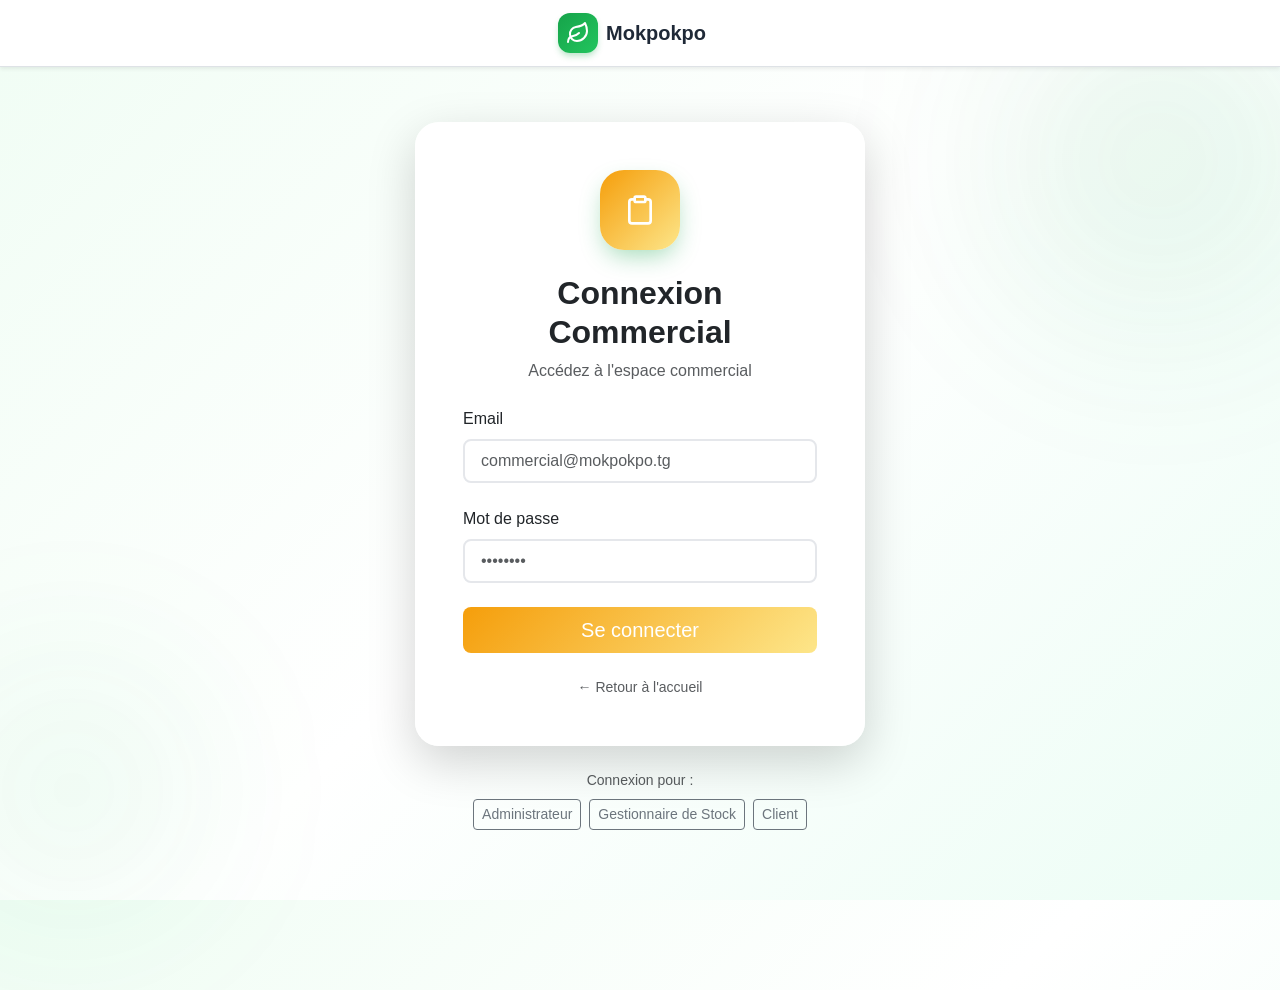
<file: commercial-dashboard.html>
<!DOCTYPE html>
<!DOCTYPE html>
<html lang="fr">
<head>
    <meta charset="UTF-8">
    <meta name="viewport" content="width=device-width, initial-scale=1.0">
    <title>Gestionnaire Commercial - Mokpokpo</title>
    <link rel="stylesheet" href="css/css_bootstrap/bootstrap.min.css">
    <link rel="stylesheet" href="css/style.css">
</head>
<body>

    <!-- Navbar -->
    <nav class="navbar navbar-expand-lg sticky-top">
        <div class="container">
            <a class="navbar-brand" href="index.html">
                <div class="brand-icon">
                    <svg xmlns="http://www.w3.org/2000/svg" width="24" height="24" viewBox="0 0 24 24" fill="none" stroke="currentColor" stroke-width="2" stroke-linecap="round" stroke-linejoin="round">
                        <path d="M11 20A7 7 0 0 1 9.8 6.1C15.5 5 17 4.48 19 2c1 2 2 4.18 2 8 0 5.5-4.78 10-10 10Z"/>
                        <path d="M2 21c0-3 1.85-5.36 5.08-6C9.5 14.52 12 13 13 12"/>
                    </svg>
                </div>
                Mokpokpo - Commercial
            </a>
            <button class="navbar-toggler" type="button" data-bs-toggle="collapse" data-bs-target="#navbarNav">
                <span class="navbar-toggler-icon"></span>
            </button>
            <div class="collapse navbar-collapse" id="navbarNav">
                <ul class="navbar-nav ms-auto mb-2 mb-lg-0">
                    <li class="nav-item">
                        <a class="nav-link" href="index.html">Accueil</a>
                    </li>
                </ul>
                <div class="d-flex align-items-center gap-2">
                    <div id="user-links" class="d-flex gap-2 align-items-center">
                        <a href="#" class="d-flex align-items-center gap-2 bg-light px-3 py-2 rounded-pill text-decoration-none">
                            <div class="user-avatar">
                                <svg xmlns="http://www.w3.org/2000/svg" width="20" height="20" viewBox="0 0 24 24" fill="none" stroke="currentColor" stroke-width="2">
                                    <path d="M19 21v-2a4 4 0 0 0-4-4H9a4 4 0 0 0-4 4v2"/>
                                    <circle cx="12" cy="7" r="4"/>
                                </svg>
                            </div>
                            <span class="text-muted small" id="userNameDisplay">Commercial</span>
                        </a>
                        <button onclick="logout()" class="btn btn-outline-danger btn-sm">
                            <svg xmlns="http://www.w3.org/2000/svg" width="16" height="16" viewBox="0 0 24 24" fill="none" stroke="currentColor" stroke-width="2" class="me-1">
                                <path d="M9 21H5a2 2 0 0 1-2-2V5a2 2 0 0 1 2-2h4"></path>
                                <polyline points="16 17 21 12 16 7"></polyline>
                                <line x1="21" y1="12" x2="9" y2="12"></line>
                            </svg>
                            Déconnexion
                        </button>
                    </div>
                </div>
            </div>
        </div>
    </nav>

    <!-- Dashboard Header -->
    <section class="dashboard-header py-5">
        <div class="container">
            <div class="row align-items-center">
                <div class="col-lg-8">
                    <div class="d-flex align-items-center gap-3 mb-3">
                        <div class="user-avatar-header" style="background: linear-gradient(135deg, #3b82f6, #60a5fa);">
                            <svg xmlns="http://www.w3.org/2000/svg" width="48" height="48" viewBox="0 0 24 24" fill="none" stroke="currentColor" stroke-width="2">
                                <path d="M20 21v-2a4 4 0 0 0-4-4H8a4 4 0 0 0-4 4v2"></path>
                                <circle cx="12" cy="7" r="4"></circle>
                            </svg>
                        </div>
                        <div>
                            <h1 class="display-5 fw-bold mb-1">Espace Commercial</h1>
                            <p class="lead text-muted mb-0">Gestion des ventes et commandes</p>
                        </div>
                    </div>
                </div>
            </div>
        </div>
    </section>

    <!-- Dashboard Content -->
    <section class="py-5 bg-light">
        <div class="container">
            <div class="row g-4">
                <!-- Sidebar -->
                <div class="col-lg-3">
                    <div class="dashboard-sidebar sticky-top" style="top: 100px; z-index: 1000;">
                        <div class="list-group list-group-flush shadow-sm rounded-4 overflow-hidden">
                            <a href="#overview" class="list-group-item list-group-item-action active border-0 py-3" data-section="overview">
                                <div class="d-flex align-items-center">
                                    <div class="sidebar-icon me-3" style="background: linear-gradient(135deg, #dbeafe, #bfdbfe); color: #3b82f6;">
                                        <svg xmlns="http://www.w3.org/2000/svg" width="22" height="22" viewBox="0 0 24 24" fill="none" stroke="currentColor" stroke-width="2.5">
                                            <rect x="3" y="3" width="7" height="7"></rect>
                                            <rect x="14" y="3" width="7" height="7"></rect>
                                            <rect x="14" y="14" width="7" height="7"></rect>
                                            <rect x="3" y="14" width="7" height="7"></rect>
                                        </svg>
                                    </div>
                                    <div>
                                        <div class="fw-semibold">Vue d'ensemble</div>
                                        <small class="text-muted">Tableau de bord</small>
                                    </div>
                                </div>
                            </a>
                            <a href="#products" class="list-group-item list-group-item-action border-0 py-3" data-section="products">
                                <div class="d-flex align-items-center">
                                    <div class="sidebar-icon me-3" style="background: linear-gradient(135deg, #fef3c7, #fde68a); color: #f59e0b;">
                                        <svg xmlns="http://www.w3.org/2000/svg" width="22" height="22" viewBox="0 0 24 24" fill="none" stroke="currentColor" stroke-width="2.5">
                                            <path d="M12 2v20M17 5H9.5a3.5 3.5 0 0 0 0 7h5a3.5 3.5 0 0 1 0 7H6"></path>
                                        </svg>
                                    </div>
                                    <div>
                                        <div class="fw-semibold">Gestion des Prix</div>
                                        <small class="text-muted">Modifier les prix</small>
                                    </div>
                                </div>
                            </a>
                            <a href="#orders" class="list-group-item list-group-item-action border-0 py-3" data-section="orders">
                                <div class="d-flex align-items-center justify-content-between">
                                    <div class="d-flex align-items-center">
                                        <div class="sidebar-icon me-3" style="background: linear-gradient(135deg, #d1fae5, #a7f3d0); color: #10b981;">
                                            <svg xmlns="http://www.w3.org/2000/svg" width="22" height="22" viewBox="0 0 24 24" fill="none" stroke="currentColor" stroke-width="2.5">
                                                <path d="M16 4h2a2 2 0 0 1 2 2v14a2 2 0 0 1-2 2H6a2 2 0 0 1-2-2V6a2 2 0 0 1 2-2h2"></path>
                                                <rect x="8" y="2" width="8" height="4" rx="1" ry="1"></rect>
                                            </svg>
                                        </div>
                                        <div>
                                            <div class="fw-semibold">Commandes</div>
                                            <small class="text-muted">Traiter les commandes</small>
                                        </div>
                                    </div>
                                    <span class="badge bg-success rounded-pill" id="pendingOrdersBadge">0</span>
                                </div>
                            </a>
                            <a href="#reservations" class="list-group-item list-group-item-action border-0 py-3" data-section="reservations">
                                <div class="d-flex align-items-center justify-content-between">
                                    <div class="d-flex align-items-center">
                                        <div class="sidebar-icon me-3" style="background: linear-gradient(135deg, #e9d5ff, #d8b4fe); color: #a855f7;">
                                            <svg xmlns="http://www.w3.org/2000/svg" width="22" height="22" viewBox="0 0 24 24" fill="none" stroke="currentColor" stroke-width="2.5">
                                                <rect x="3" y="4" width="18" height="18" rx="2" ry="2"></rect>
                                                <line x1="16" y1="2" x2="16" y2="6"></line>
                                                <line x1="8" y1="2" x2="8" y2="6"></line>
                                                <line x1="3" y1="10" x2="21" y2="10"></line>
                                            </svg>
                                        </div>
                                        <div>
                                            <div class="fw-semibold">Réservations</div>
                                            <small class="text-muted">Gérer les réservations</small>
                                        </div>
                                    </div>
                                    <span class="badge bg-purple rounded-pill" id="pendingReservationsBadge">0</span>
                                </div>
                            </a>
                            <a href="#sales" class="list-group-item list-group-item-action border-0 py-3" data-section="sales">
                                <div class="d-flex align-items-center">
                                    <div class="sidebar-icon me-3" style="background: linear-gradient(135deg, #fecdd3, #fda4af); color: #f43f5e;">
                                        <svg xmlns="http://www.w3.org/2000/svg" width="22" height="22" viewBox="0 0 24 24" fill="none" stroke="currentColor" stroke-width="2.5">
                                            <line x1="12" y1="20" x2="12" y2="10"></line>
                                            <line x1="18" y1="20" x2="18" y2="4"></line>
                                            <line x1="6" y1="20" x2="6" y2="16"></line>
                                        </svg>
                                    </div>
                                    <div>
                                        <div class="fw-semibold">Statistiques</div>
                                        <small class="text-muted">Ventes par période</small>
                                    </div>
                                </div>
                            </a>
                            <a href="#predictions" class="list-group-item list-group-item-action border-0 py-3" data-section="predictions">
                                <div class="d-flex align-items-center">
                                    <div class="sidebar-icon me-3" style="background: linear-gradient(135deg, #ddd6fe, #c4b5fd); color: #8b5cf6;">
                                        <svg xmlns="http://www.w3.org/2000/svg" width="22" height="22" viewBox="0 0 24 24" fill="none" stroke="currentColor" stroke-width="2.5">
                                            <polyline points="23 6 13.5 15.5 8.5 10.5 1 18"></polyline>
                                            <polyline points="17 6 23 6 23 12"></polyline>
                                        </svg>
                                    </div>
                                    <div>
                                        <div class="fw-semibold">Predictions Ventes</div>
                                        <small class="text-muted">IA & Previsions</small>
                                    </div>
                                </div>
                            </a>
                        </div>
                    </div>
                </div>

                <!-- Main Content -->
                <div class="col-lg-9">
                    <!-- Overview Section -->
                    <div id="overview-section" class="dashboard-section">
                        <div class="row g-4 mb-4">
                            <!-- Stats Cards -->
                            <div class="col-md-3">
                                <div class="stat-card" style="border-top: 4px solid #f59e0b;">
                                    <div class="stat-card-icon" style="background: linear-gradient(135deg, #fef3c7, #fde68a); color: #f59e0b;">
                                        <svg xmlns="http://www.w3.org/2000/svg" width="32" height="32" viewBox="0 0 24 24" fill="none" stroke="currentColor" stroke-width="2">
                                            <path d="M16 4h2a2 2 0 0 1 2 2v14a2 2 0 0 1-2 2H6a2 2 0 0 1-2-2V6a2 2 0 0 1 2-2h2"></path>
                                            <rect x="8" y="2" width="8" height="4" rx="1" ry="1"></rect>
                                        </svg>
                                    </div>
                                    <div class="stat-card-content">
                                        <p class="stat-card-label">Commandes</p>
                                        <h3 class="stat-card-value" id="pendingOrdersCount">0</h3>
                                        <p class="stat-card-description">En attente</p>
                                    </div>
                                </div>
                            </div>
                            <div class="col-md-3">
                                <div class="stat-card" style="border-top: 4px solid #3b82f6;">
                                    <div class="stat-card-icon" style="background: linear-gradient(135deg, #dbeafe, #bfdbfe); color: #3b82f6;">
                                        <svg xmlns="http://www.w3.org/2000/svg" width="32" height="32" viewBox="0 0 24 24" fill="none" stroke="currentColor" stroke-width="2">
                                            <rect x="1" y="3" width="15" height="13"></rect>
                                            <polygon points="16 8 20 8 23 11 23 16 16 16 16 8"></polygon>
                                            <circle cx="5.5" cy="18.5" r="2.5"></circle>
                                            <circle cx="18.5" cy="18.5" r="2.5"></circle>
                                        </svg>
                                    </div>
                                    <div class="stat-card-content">
                                        <p class="stat-card-label">Livraisons</p>
                                        <h3 class="stat-card-value" id="inDeliveryCount">0</h3>
                                        <p class="stat-card-description">En cours</p>
                                    </div>
                                </div>
                            </div>
                            <div class="col-md-3">
                                <div class="stat-card" style="border-top: 4px solid #10b981;">
                                    <div class="stat-card-icon" style="background: linear-gradient(135deg, #d1fae5, #a7f3d0); color: #10b981;">
                                        <svg xmlns="http://www.w3.org/2000/svg" width="32" height="32" viewBox="0 0 24 24" fill="none" stroke="currentColor" stroke-width="2">
                                            <path d="M22 11.08V12a10 10 0 1 1-5.93-9.14"></path>
                                            <polyline points="22 4 12 14.01 9 11.01"></polyline>
                                        </svg>
                                    </div>
                                    <div class="stat-card-content">
                                        <p class="stat-card-label">Succès</p>
                                        <h3 class="stat-card-value" id="deliveredTodayCount">0</h3>
                                        <p class="stat-card-description">Livrées aujourd'hui</p>
                                    </div>
                                </div>
                            </div>
                            <div class="col-md-3">
                                <div class="stat-card" style="border-top: 4px solid #dc2626;">
                                    <div class="stat-card-icon" style="background: linear-gradient(135deg, #fecaca, #fca5a5); color: #dc2626;">
                                        <svg xmlns="http://www.w3.org/2000/svg" width="32" height="32" viewBox="0 0 24 24" fill="none" stroke="currentColor" stroke-width="2">
                                            <path d="M10.29 3.86L1.82 18a2 2 0 0 0 1.71 3h16.94a2 2 0 0 0 1.71-3L13.71 3.86a2 2 0 0 0-3.42 0z"></path>
                                            <line x1="12" y1="9" x2="12" y2="13"></line>
                                            <line x1="12" y1="17" x2="12.01" y2="17"></line>
                                        </svg>
                                    </div>
                                    <div class="stat-card-content">
                                        <p class="stat-card-label">Stock</p>
                                        <h3 class="stat-card-value" id="criticalStockCount">0</h3>
                                        <p class="stat-card-description">Produits critiques</p>
                                    </div>
                                </div>
                            </div>
                        </div>

                        <!-- Recent Activity -->
                        <div class="card border-0 shadow-sm rounded-4 mb-4">
                            <div class="card-header bg-transparent border-0 py-4">
                                <h5 class="fw-bold mb-0">Activité Récente</h5>
                            </div>
                            <div class="card-body">
                                <div id="recentActivity">
                                    <div class="text-center py-5">
                                        <p class="text-muted mb-0">Aucune activité récente</p>
                                    </div>
                                </div>
                            </div>
                        </div>
                    </div>

                    <!-- Products Section -->
                    <div id="products-section" class="dashboard-section d-none">
                        <div class="card border-0 shadow-sm rounded-4">
                            <div class="card-header bg-white py-3">
                                <div class="d-flex justify-content-between align-items-center">
                                    <h5 class="fw-bold mb-0">Gestion des Prix</h5>
                                    <button class="btn btn-primary btn-sm" onclick="loadProducts()">
                                        <svg xmlns="http://www.w3.org/2000/svg" width="16" height="16" viewBox="0 0 24 24" fill="none" stroke="currentColor" stroke-width="2" class="me-1">
                                            <polyline points="23 4 23 10 17 10"></polyline>
                                            <path d="M20.49 15a9 9 0 1 1-2.12-9.36L23 10"></path>
                                        </svg>
                                        Actualiser
                                    </button>
                                </div>
                            </div>
                            <div class="card-body">
                                <div id="productsList">
                                    <div class="text-center py-5">
                                        <div class="spinner-border text-primary" role="status">
                                            <span class="visually-hidden">Chargement...</span>
                                        </div>
                                    </div>
                                </div>
                            </div>
                        </div>
                    </div>

                    <!-- Orders Section -->
                    <div id="orders-section" class="dashboard-section d-none">
                        <div class="card border-0 shadow-sm rounded-4">
                            <div class="card-header bg-white py-3">
                                <div class="d-flex justify-content-between align-items-center">
                                    <h5 class="fw-bold mb-0">Gestion des Commandes</h5>
                                    <button class="btn btn-primary btn-sm" onclick="loadOrders()">
                                        <svg xmlns="http://www.w3.org/2000/svg" width="16" height="16" viewBox="0 0 24 24" fill="none" stroke="currentColor" stroke-width="2" class="me-1">
                                            <polyline points="23 4 23 10 17 10"></polyline>
                                            <path d="M20.49 15a9 9 0 1 1-2.12-9.36L23 10"></path>
                                        </svg>
                                        Actualiser
                                    </button>
                                </div>
                            </div>
                            <div class="card-body">
                                <div id="ordersList">
                                    <div class="text-center py-5">
                                        <div class="spinner-border text-primary" role="status">
                                            <span class="visually-hidden">Chargement...</span>
                                        </div>
                                    </div>
                                </div>
                            </div>
                        </div>
                    </div>

                    <!-- Setup Modal for Order Details -->
                    <div class="modal fade" id="orderDetailsModal" tabindex="-1" aria-hidden="true">
                        <div class="modal-dialog modal-lg modal-dialog-centered">
                            <div class="modal-content border-0 shadow-lg rounded-4">
                                <div class="modal-header border-0 pb-0">
                                    <h5 class="modal-title fw-bold" id="orderDetailsTitle">Détails de la commande</h5>
                                    <button type="button" class="btn-close" data-bs-dismiss="modal" aria-label="Close"></button>
                                </div>
                                <div class="modal-body p-4">
                                    <div id="orderDetailsContent">
                                        <!-- Content loaded dynamically -->
                                    </div>
                                </div>
                            </div>
                        </div>
                    </div>

                    <!-- Reservations Section -->
                    <div id="reservations-section" class="dashboard-section d-none">
                        <div class="card border-0 shadow-sm rounded-4">
                            <div class="card-header bg-white py-3">
                                <div class="d-flex justify-content-between align-items-center">
                                    <h5 class="fw-bold mb-0">Gestion des Réservations</h5>
                                    <button class="btn btn-primary btn-sm" onclick="loadReservations()">
                                        <svg xmlns="http://www.w3.org/2000/svg" width="16" height="16" viewBox="0 0 24 24" fill="none" stroke="currentColor" stroke-width="2" class="me-1">
                                            <polyline points="23 4 23 10 17 10"></polyline>
                                            <path d="M20.49 15a9 9 0 1 1-2.12-9.36L23 10"></path>
                                        </svg>
                                        Actualiser
                                    </button>
                                </div>
                            </div>
                            <div class="card-body">
                                <div id="reservationsList">
                                    <div class="text-center py-5">
                                        <div class="spinner-border text-primary" role="status">
                                            <span class="visually-hidden">Chargement...</span>
                                        </div>
                                    </div>
                                </div>
                            </div>
                        </div>
                    </div>

                    <!-- Sales Section -->
                    <div id="sales-section" class="dashboard-section d-none">
                        <div class="card border-0 shadow-sm rounded-4">
                            <div class="card-header bg-white py-3">
                                <div class="d-flex justify-content-between align-items-center">
                                    <h5 class="fw-bold mb-0">Statistiques de Ventes</h5>
                                </div>
                            </div>
                            <div class="card-body">
                                <div class="row g-3 mb-4">
                                    <div class="col-md-4">
                                        <label class="form-label fw-semibold">Date de début</label>
                                        <input type="date" class="form-control" id="startDate">
                                    </div>
                                    <div class="col-md-4">
                                        <label class="form-label fw-semibold">Date de fin</label>
                                        <input type="date" class="form-control" id="endDate">
                                    </div>
                                    <div class="col-md-4">
                                        <label class="form-label fw-semibold">&nbsp;</label>
                                        <button class="btn btn-primary w-100" onclick="loadSalesStats()">
                                            <svg xmlns="http://www.w3.org/2000/svg" width="16" height="16" viewBox="0 0 24 24" fill="none" stroke="currentColor" stroke-width="2" class="me-1">
                                                <circle cx="11" cy="11" r="8"></circle>
                                                <path d="m21 21-4.35-4.35"></path>
                                            </svg>
                                            Rechercher
                                        </button>
                                    </div>
                                </div>
                                <div id="salesStatsList">
                                    <div class="text-center py-5">
                                        <p class="text-muted mb-0">Sélectionnez une période pour voir les statistiques</p>
                                    </div>
                                </div>
                            </div>
                        </div>
                    </div>

                    <!-- Predictions Section -->
                    <div id="predictions-section" class="dashboard-section d-none">
                        <div class="row g-4">
                            <!-- Sales Predictions -->
                            <div class="col-12">
                                <div class="card border-0 shadow-sm rounded-4">
                                    <div class="card-header bg-white py-3">
                                        <div class="d-flex justify-content-between align-items-center">
                                            <h5 class="fw-bold mb-0">
                                                <svg xmlns="http://www.w3.org/2000/svg" width="20" height="20" viewBox="0 0 24 24" fill="none" stroke="currentColor" stroke-width="2" class="me-2">
                                                    <line x1="12" y1="1" x2="12" y2="23"></line>
                                                    <path d="M17 5H9.5a3.5 3.5 0 0 0 0 7h5a3.5 3.5 0 0 1 0 7H6"></path>
                                                </svg>
                                                Prédictions des Ventes (IA)
                                            </h5>
                                            <button class="btn btn-primary btn-sm" onclick="loadSalesPredictions()">
                                                <svg xmlns="http://www.w3.org/2000/svg" width="16" height="16" viewBox="0 0 24 24" fill="none" stroke="currentColor" stroke-width="2" class="me-1">
                                                    <polyline points="23 4 23 10 17 10"></polyline>
                                                    <path d="M20.49 15a9 9 0 1 1-2.12-9.36L23 10"></path>
                                                </svg>
                                                Actualiser
                                            </button>
                                        </div>
                                    </div>
                                    <div class="card-body">
                                        <div id="salesPredictionsList">
                                            <div class="text-center py-5">
                                                <div class="spinner-border text-primary" role="status">
                                                    <span class="visually-hidden">Chargement...</span>
                                                </div>
                                            </div>
                                        </div>
                                    </div>
                                </div>
                            </div>

                            <!-- Historical Data -->
                            <div class="col-12">
                                <div class="card border-0 shadow-sm rounded-4">
                                    <div class="card-header bg-white py-3">
                                        <div class="d-flex justify-content-between align-items-center">
                                            <h5 class="fw-bold mb-0">
                                                <svg xmlns="http://www.w3.org/2000/svg" width="20" height="20" viewBox="0 0 24 24" fill="none" stroke="currentColor" stroke-width="2" class="me-2">
                                                    <polyline points="22 12 18 12 15 21 9 3 6 12 2 12"></polyline>
                                                </svg>
                                                Données Historiques
                                            </h5>
                                            <button class="btn btn-primary btn-sm" onclick="loadHistoricalData()">
                                                <svg xmlns="http://www.w3.org/2000/svg" width="16" height="16" viewBox="0 0 24 24" fill="none" stroke="currentColor" stroke-width="2" class="me-1">
                                                    <polyline points="23 4 23 10 17 10"></polyline>
                                                    <path d="M20.49 15a9 9 0 1 1-2.12-9.36L23 10"></path>
                                                </svg>
                                                Actualiser
                                            </button>
                                        </div>
                                    </div>
                                    <div class="card-body">
                                        <div id="historicalDataList">
                                            <div class="text-center py-5">
                                                <div class="spinner-border text-primary" role="status">
                                                    <span class="visually-hidden">Chargement...</span>
                                                </div>
                                            </div>
                                        </div>
                                    </div>
                                </div>
                            </div>
                        </div>
                    </div>
                </div>
            </div>
        </div>
    </section>

    <!-- Footer -->
    <footer class="text-center text-lg-start mt-5">
        <div class="container py-5">
            <div class="row g-4">
                <div class="col-lg-4 col-md-6">
                    <div class="d-flex align-items-center gap-2 mb-3">
                        <div class="brand-icon">
                            <svg xmlns="http://www.w3.org/2000/svg" width="24" height="24" viewBox="0 0 24 24" fill="none" stroke="currentColor" stroke-width="2">
                                <path d="M11 20A7 7 0 0 1 9.8 6.1C15.5 5 17 4.48 19 2c1 2 2 4.18 2 8 0 5.5-4.78 10-10 10 Z"/>
                                <path d="M2 21c0-3 1.85-5.36 5.08-6C9.5 14.52 12 13 13 12"/>
                            </svg>
                        </div>
                        <span class="fw-bold fs-5">Mokpokpo</span>
                    </div>
                    <p class="text-muted mb-3">Gestion commerciale des plantes et produits agricoles naturels.</p>
                </div>
            </div>
        </div>
        <div class="border-top">
            <div class="container py-3">
                <p class="text-center text-muted mb-0">© 2025 Mokpokpo. Tous droits réservés.</p>
            </div>
        </div>
    </footer>

    <script src="js/js_bootstrap/bootstrap.bundle.min.js"></script>
    <script src="js/auth.js"></script>
    <script src="js/script.js"></script>
    <script src="js/commercial-dashboard.js"></script>
    <script>
        // Check access on page load
        document.addEventListener('DOMContentLoaded', () => {
            checkPageAccess('GEST_COMMERCIAL');
        });
        
        // Prevent caching for this page
        window.addEventListener('beforeunload', function() {
            if (window.performance && window.performance.navigation.type === window.performance.navigation.TYPE_BACK_FORWARD) {
                window.location.reload();
            }
        });
        
        // Disable back button functionality
        history.pushState(null, null, location.href);
        window.onpopstate = function () {
            history.go(1);
        };
    </script>
</body>
</html>
</file>
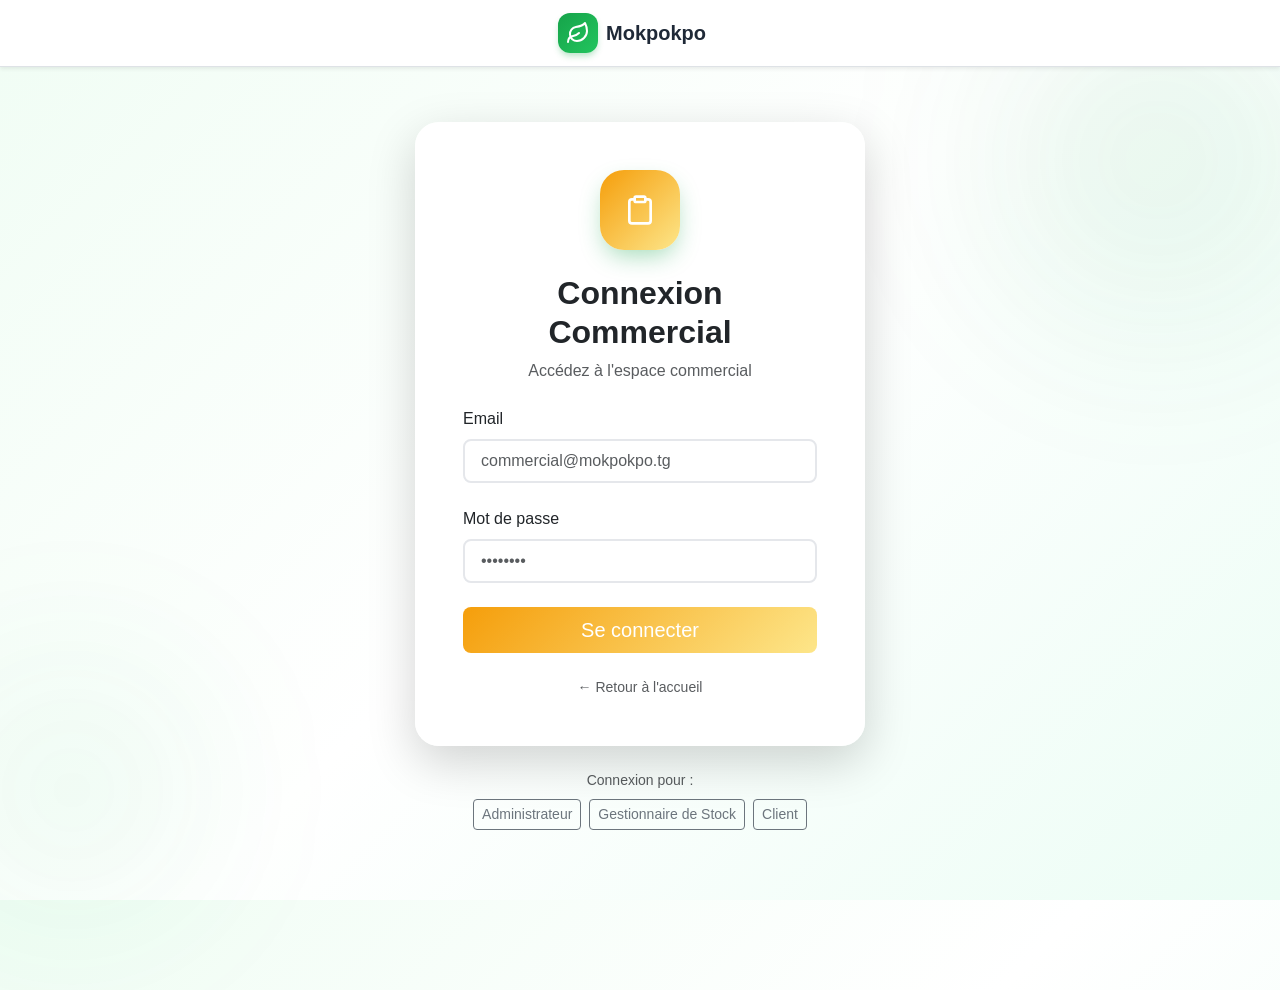
<file: commercial-login.html>
<!DOCTYPE html>
<html lang="fr">
<head>
    <meta charset="UTF-8">
    <meta name="viewport" content="width=device-width, initial-scale=1.0">
    <title>Connexion Commercial - Mokpokpo</title>
    <link rel="stylesheet" href="css/css_bootstrap/bootstrap.min.css">
    <link rel="stylesheet" href="css/style.css">
</head>
<body class="login-page">

    <!-- Navbar -->
    <nav class="navbar navbar-light bg-white border-bottom fixed-top shadow-sm">
        <div class="container justify-content-center">
            <a class="navbar-brand d-flex align-items-center gap-2" href="index.html">
                <div class="brand-icon">
                    <svg xmlns="http://www.w3.org/2000/svg" width="24" height="24" viewBox="0 0 24 24" fill="none" stroke="currentColor" stroke-width="2" stroke-linecap="round" stroke-linejoin="round">
                        <path d="M11 20A7 7 0 0 1 9.8 6.1C15.5 5 17 4.48 19 2c1 2 2 4.18 2 8 0 5.5-4.78 10-10 10Z"/>
                        <path d="M2 21c0-3 1.85-5.36 5.08-6C9.5 14.52 12 13 13 12"/>
                    </svg>
                </div>
                <span class="fw-bold">Mokpokpo</span>
            </a>
        </div>
    </nav>

    <!-- Background Decorations -->
    <div class="login-bg-decoration decoration-1"></div>
    <div class="login-bg-decoration decoration-2"></div>

    <div class="container d-flex flex-column justify-content-center align-items-center min-vh-100 py-5" style="padding-top: 100px !important;">
        <div class="login-card card border-0 shadow-lg" style="max-width: 450px; width: 100%;">
            <div class="card-body p-5">
                <!-- Logo Icon -->
                <div class="d-flex justify-content-center mb-4">
                    <div class="login-logo-container" style="background: linear-gradient(135deg, #f59e0b, #fde68a);">
                        <svg xmlns="http://www.w3.org/2000/svg" width="32" height="32" viewBox="0 0 24 24" fill="none" stroke="currentColor" stroke-width="2" stroke-linecap="round" stroke-linejoin="round" class="text-white">
                            <path d="M16 4h2a2 2 0 0 1 2 2v14a2 2 0 0 1-2 2H6a2 2 0 0 1-2-2V6a2 2 0 0 1 2-2h2"></path>
                            <rect x="8" y="2" width="8" height="4" rx="1" ry="1"></rect>
                        </svg>
                    </div>
                </div>

                <div class="text-center mb-4">
                    <h2 class="fw-bold mb-2">Connexion Commercial</h2>
                    <p class="text-muted mb-0">Accédez à l'espace commercial</p>
                </div>
                
                <div id="loginError" class="alert alert-danger d-none rounded-3 d-flex align-items-start" role="alert">
                    <svg xmlns="http://www.w3.org/2000/svg" width="20" height="20" viewBox="0 0 24 24" fill="none" stroke="currentColor" stroke-width="2" stroke-linecap="round" stroke-linejoin="round" class="me-2 flex-shrink-0 mt-1">
                        <circle cx="12" cy="12" r="10"></circle>
                        <line x1="12" y1="8" x2="12" y2="12"></line>
                        <line x1="12" y1="16" x2="12.01" y2="16"></line>
                    </svg>
                    <span id="errorMessage"></span>
                </div>

                <form id="commercialLoginForm" class="mb-4">
                    <div class="mb-4">
                        <label for="email" class="form-label fw-medium">Email</label>
                        <input type="email" class="form-control form-control-lg rounded-3 input-modern" id="email" placeholder="commercial@mokpokpo.tg" required>
                    </div>
                    <div class="mb-4">
                        <label for="password" class="form-label fw-medium">Mot de passe</label>
                        <input type="password" class="form-control form-control-lg rounded-3 input-modern" id="password" placeholder="••••••••" required>
                    </div>
                    <div class="d-grid gap-2 mb-3">
                        <button type="submit" class="btn btn-lg rounded-3 btn-modern" style="background: linear-gradient(135deg, #f59e0b, #fde68a); color: white; border: none;">Se connecter</button>
                    </div>
                </form>

                <div class="text-center">
                    <p class="small text-muted mb-0">
                        <a href="index.html" class="text-muted text-decoration-none">← Retour à l'accueil</a>
                    </p>
                </div>
            </div>
        </div>

        <!-- Alternative logins -->
        <div class="mt-4 text-center">
            <p class="text-muted small mb-2">Connexion pour :</p>
            <div class="d-flex gap-2 justify-content-center">
                <a href="admin-login.html" class="btn btn-outline-secondary btn-sm">Administrateur</a>
                <a href="stock-login.html" class="btn btn-outline-secondary btn-sm">Gestionnaire de Stock</a>
                <a href="login.html" class="btn btn-outline-secondary btn-sm">Client</a>
            </div>
        </div>
    </div>

    <script src="js/js_bootstrap/bootstrap.bundle.min.js"></script>
    <script src="js/auth.js"></script>
    <script>
        document.addEventListener('DOMContentLoaded', () => {
            initCommercialLogin();
        });
    </script>
</body>
</html>
</file>
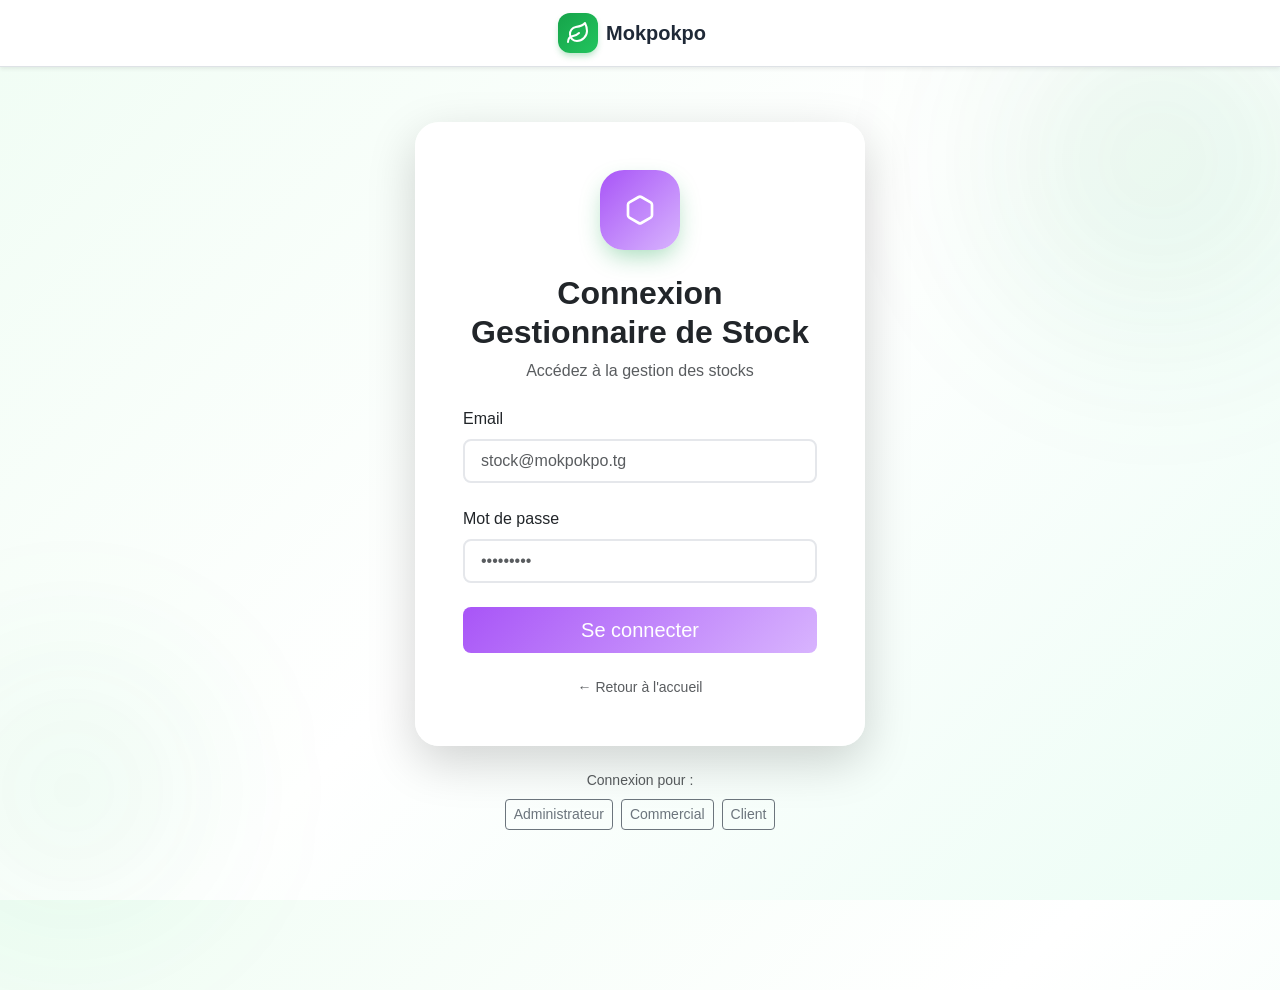
<file: stock-dashboard.html>
<!DOCTYPE html>
<html lang="fr">
<head>
    <meta charset="UTF-8">
    <meta name="viewport" content="width=device-width, initial-scale=1.0">
    <title>Gestionnaire de Stock - Mokpokpo</title>
    <link rel="stylesheet" href="css/css_bootstrap/bootstrap.min.css">
    <link rel="stylesheet" href="css/style.css">
</head>
<body>

    <!-- Navbar -->
    <nav class="navbar navbar-expand-lg sticky-top">
        <div class="container">
            <a class="navbar-brand" href="index.html">
                <div class="brand-icon">
                    <svg xmlns="http://www.w3.org/2000/svg" width="24" height="24" viewBox="0 0 24 24" fill="none" stroke="currentColor" stroke-width="2" stroke-linecap="round" stroke-linejoin="round">
                        <path d="M11 20A7 7 0 0 1 9.8 6.1C15.5 5 17 4.48 19 2c1 2 2 4.18 2 8 0 5.5-4.78 10-10 10 Z"/>
                        <path d="M2 21c0-3 1.85-5.36 5.08-6C9.5 14.52 12 13 13 12"/>
                    </svg>
                </div>
                Mokpokpo - Stock
            </a>
            <button class="navbar-toggler" type="button" data-bs-toggle="collapse" data-bs-target="#navbarNav">
                <span class="navbar-toggler-icon"></span>
            </button>
            <div class="collapse navbar-collapse" id="navbarNav">
                <ul class="navbar-nav ms-auto mb-2 mb-lg-0">
                    <li class="nav-item">
                        <a class="nav-link" href="index.html">Accueil</a>
                    </li>
                </ul>
                <div class="d-flex align-items-center gap-2">
                    <div id="user-links" class="d-flex gap-2 align-items-center">
                        <a href="#" class="d-flex align-items-center gap-2 bg-light px-3 py-2 rounded-pill text-decoration-none">
                            <div class="user-avatar">
                                <svg xmlns="http://www.w3.org/2000/svg" width="20" height="20" viewBox="0 0 24 24" fill="none" stroke="currentColor" stroke-width="2">
                                    <path d="M19 21v-2a4 4 0 0 0-4-4H9a4 4 0 0 0-4 4v2"/>
                                    <circle cx="12" cy="7" r="4"/>
                                </svg>
                            </div>
                            <span class="text-muted small" id="userNameDisplay">Gestionnaire</span>
                        </a>
                        <button onclick="logout()" class="btn btn-outline-danger btn-sm">
                            <svg xmlns="http://www.w3.org/2000/svg" width="16" height="16" viewBox="0 0 24 24" fill="none" stroke="currentColor" stroke-width="2" class="me-1">
                                <path d="M9 21H5a2 2 0 0 1-2-2V5a2 2 0 0 1 2-2h4"></path>
                                <polyline points="16 17 21 12 16 7"></polyline>
                                <line x1="21" y1="12" x2="9" y2="12"></line>
                            </svg>
                            Déconnexion
                        </button>
                    </div>
                </div>
            </div>
        </div>
    </nav>

    <!-- Dashboard Header -->
    <section class="dashboard-header py-5">
        <div class="container">
            <div class="row align-items-center">
                <div class="col-lg-8">
                    <div class="d-flex align-items-center gap-3 mb-3">
                        <div class="user-avatar-header" style="background: linear-gradient(135deg, #10b981, #34d399);">
                            <svg xmlns="http://www.w3.org/2000/svg" width="48" height="48" viewBox="0 0 24 24" fill="none" stroke="currentColor" stroke-width="2">
                                <path d="M21 16V8a2 2 0 0 0-1-1.73l-7-4a2 2 0 0 0-2 0l-7 4A2 2 0 0 0 3 8v8a2 2 0 0 0 1 1.73l7 4a2 2 0 0 0 2 0l7-4A2 2 0 0 0 21 16z"></path>
                            </svg>
                        </div>
                        <div>
                            <h1 class="display-5 fw-bold mb-1">Espace Gestionnaire de Stock</h1>
                            <p class="lead text-muted mb-0">Gestion des stocks et inventaire</p>
                        </div>
                    </div>
                </div>
            </div>
        </div>
    </section>

    <!-- Dashboard Content -->
    <section class="py-5 bg-light">
        <div class="container">
            <div class="row g-4">
                <!-- Sidebar -->
                <div class="col-lg-3">
                    <div class="dashboard-sidebar sticky-top" style="top: 100px; z-index: 1000;">
                        <div class="list-group list-group-flush shadow-sm rounded-4 overflow-hidden">
                            <a href="#overview" class="list-group-item list-group-item-action active border-0 py-3" data-section="overview">
                                <div class="d-flex align-items-center">
                                    <div class="sidebar-icon me-3" style="background: linear-gradient(135deg, #dbeafe, #bfdbfe); color: #3b82f6;">
                                        <svg xmlns="http://www.w3.org/2000/svg" width="22" height="22" viewBox="0 0 24 24" fill="none" stroke="currentColor" stroke-width="2.5">
                                            <rect x="3" y="3" width="7" height="7"></rect>
                                            <rect x="14" y="3" width="7" height="7"></rect>
                                            <rect x="14" y="14" width="7" height="7"></rect>
                                            <rect x="3" y="14" width="7" height="7"></rect>
                                        </svg>
                                    </div>
                                    <div>
                                        <div class="fw-semibold">Vue d'ensemble</div>
                                        <small class="text-muted">Tableau de bord</small>
                                    </div>
                                </div>
                            </a>
                            <a href="#stocks" class="list-group-item list-group-item-action border-0 py-3" data-section="stocks">
                                <div class="d-flex align-items-center">
                                    <div class="sidebar-icon me-3" style="background: linear-gradient(135deg, #d1fae5, #a7f3d0); color: #10b981;">
                                        <svg xmlns="http://www.w3.org/2000/svg" width="22" height="22" viewBox="0 0 24 24" fill="none" stroke="currentColor" stroke-width="2.5">
                                            <path d="M21 16V8a2 2 0 0 0-1-1.73l-7-4a2 2 0 0 0-2 0l-7 4A2 2 0 0 0 3 8v8a2 2 0 0 0 1 1.73l7 4a2 2 0 0 0 2 0l7-4A2 2 0 0 0 21 16z"></path>
                                        </svg>
                                    </div>
                                    <div>
                                        <div class="fw-semibold">Niveaux de Stock</div>
                                        <small class="text-muted">Consulter les stocks</small>
                                    </div>
                                </div>
                            </a>
                            <a href="#harvest" class="list-group-item list-group-item-action border-0 py-3" data-section="harvest">
                                <div class="d-flex align-items-center">
                                    <div class="sidebar-icon me-3" style="background: linear-gradient(135deg, #fef3c7, #fde68a); color: #f59e0b;">
                                        <svg xmlns="http://www.w3.org/2000/svg" width="22" height="22" viewBox="0 0 24 24" fill="none" stroke="currentColor" stroke-width="2.5">
                                            <path d="M11 20A7 7 0 0 1 9.8 6.1C15.5 5 17 4.48 19 2c1 2 2 4.18 2 8 0 5.5-4.78 10-10 10 Z"/>
                                            <path d="M2 21c0-3 1.85-5.36 5.08-6C9.5 14.52 12 13 13 12"/>
                                        </svg>
                                    </div>
                                    <div>
                                        <div class="fw-semibold">Enregistrer Récolte</div>
                                        <small class="text-muted">Nouvelle récolte</small>
                                    </div>
                                </div>
                            </a>
                            <a href="#movements" class="list-group-item list-group-item-action border-0 py-3" data-section="movements">
                                <div class="d-flex align-items-center">
                                    <div class="sidebar-icon me-3" style="background: linear-gradient(135deg, #e9d5ff, #d8b4fe); color: #a855f7;">
                                        <svg xmlns="http://www.w3.org/2000/svg" width="22" height="22" viewBox="0 0 24 24" fill="none" stroke="currentColor" stroke-width="2.5">
                                            <polyline points="23 6 13.5 15.5 8.5 10.5 1 18"></polyline>
                                            <polyline points="17 6 23 6 23 12"></polyline>
                                        </svg>
                                    </div>
                                    <div>
                                        <div class="fw-semibold">Mouvements</div>
                                        <small class="text-muted">Entrées/Sorties</small>
                                    </div>
                                </div>
                            </a>
                            <a href="#alerts" class="list-group-item list-group-item-action border-0 py-3" data-section="alerts">
                                <div class="d-flex align-items-center justify-content-between">
                                    <div class="d-flex align-items-center">
                                        <div class="sidebar-icon me-3" style="background: linear-gradient(135deg, #fecdd3, #fda4af); color: #f43f5e;">
                                            <svg xmlns="http://www.w3.org/2000/svg" width="22" height="22" viewBox="0 0 24 24" fill="none" stroke="currentColor" stroke-width="2.5">
                                                <path d="M10.29 3.86L1.82 18a2 2 0 0 0 1.71 3h16.94a2 2 0 0 0 1.71-3L13.71 3.86a2 2 0 0 0-3.42 0z"></path>
                                                <line x1="12" y1="9" x2="12" y2="13"></line>
                                                <line x1="12" y1="17" x2="12.01" y2="17"></line>
                                            </svg>
                                        </div>
                                        <div>
                                            <div class="fw-semibold">Alertes Stock</div>
                                            <small class="text-muted">Seuils bas</small>
                                        </div>
                                    </div>
                                    <span class="badge bg-danger rounded-pill" id="alertsBadge">0</span>
                                </div>
                            </a>
                            <a href="#predictions" class="list-group-item list-group-item-action border-0 py-3" data-section="predictions">
                                <div class="d-flex align-items-center">
                                    <div class="sidebar-icon me-3" style="background: linear-gradient(135deg, #ddd6fe, #c4b5fd); color: #8b5cf6;">
                                        <svg xmlns="http://www.w3.org/2000/svg" width="22" height="22" viewBox="0 0 24 24" fill="none" stroke="currentColor" stroke-width="2.5">
                                            <polyline points="23 6 13.5 15.5 8.5 10.5 1 18"></polyline>
                                            <polyline points="17 6 23 6 23 12"></polyline>
                                        </svg>
                                    </div>
                                    <div>
                                        <div class="fw-semibold">Donnees Historiques</div>
                                        <small class="text-muted">IA & Analytics</small>
                                    </div>
                                </div>
                            </a>
                        </div>
                    </div>
                </div>

                <!-- Main Content -->
                <div class="col-lg-9">
                    <!-- Overview Section -->
                    <div id="overview-section" class="dashboard-section">
                        <div class="row g-4 mb-4">
                            <!-- Stats Cards -->
                            <div class="col-md-3">
                                <div class="stat-card" style="border-top: 4px solid #10b981;">
                                    <div class="stat-card-icon" style="background: linear-gradient(135deg, #d1fae5, #a7f3d0); color: #10b981;">
                                        <svg xmlns="http://www.w3.org/2000/svg" width="32" height="32" viewBox="0 0 24 24" fill="none" stroke="currentColor" stroke-width="2">
                                            <path d="M21 16V8a2 2 0 0 0-1-1.73l-7-4a2 2 0 0 0-2 0l-7 4A2 2 0 0 0 3 8v8a2 2 0 0 0 1 1.73l7 4a2 2 0 0 0 2 0l7-4A2 2 0 0 0 21 16z"></path>
                                        </svg>
                                    </div>
                                    <div class="stat-card-content">
                                        <p class="stat-card-label">Produits en Stock</p>
                                        <h3 class="stat-card-value" id="totalStockedProducts">0</h3>
                                        <p class="stat-card-description">Références actives</p>
                                    </div>
                                </div>
                            </div>
                            <div class="col-md-3">
                                <div class="stat-card" style="border-top: 4px solid #f59e0b;">
                                    <div class="stat-card-icon" style="background: linear-gradient(135deg, #fef3c7, #fde68a); color: #f59e0b;">
                                        <svg xmlns="http://www.w3.org/2000/svg" width="32" height="32" viewBox="0 0 24 24" fill="none" stroke="currentColor" stroke-width="2">
                                            <line x1="12" y1="5" x2="12" y2="19"></line>
                                            <polyline points="19 12 12 19 5 12"></polyline>
                                        </svg>
                                    </div>
                                    <div class="stat-card-content">
                                        <p class="stat-card-label">Entrées (Mois)</p>
                                        <h3 class="stat-card-value" id="monthlyEntries">0</h3>
                                        <p class="stat-card-description">Ce mois-ci</p>
                                    </div>
                                </div>
                            </div>
                            <div class="col-md-3">
                                <div class="stat-card" style="border-top: 4px solid #a855f7;">
                                    <div class="stat-card-icon" style="background: linear-gradient(135deg, #e9d5ff, #d8b4fe); color: #a855f7;">
                                        <svg xmlns="http://www.w3.org/2000/svg" width="32" height="32" viewBox="0 0 24 24" fill="none" stroke="currentColor" stroke-width="2">
                                            <line x1="12" y1="19" x2="12" y2="5"></line>
                                            <polyline points="5 12 12 5 19 12"></polyline>
                                        </svg>
                                    </div>
                                    <div class="stat-card-content">
                                        <p class="stat-card-label">Sorties (Mois)</p>
                                        <h3 class="stat-card-value" id="monthlyExits">0</h3>
                                        <p class="stat-card-description">Ce mois-ci</p>
                                    </div>
                                </div>
                            </div>
                            <div class="col-md-3">
                                <div class="stat-card" style="border-top: 4px solid #f43f5e;">
                                    <div class="stat-card-icon" style="background: linear-gradient(135deg, #fecdd3, #fda4af); color: #f43f5e;">
                                        <svg xmlns="http://www.w3.org/2000/svg" width="32" height="32" viewBox="0 0 24 24" fill="none" stroke="currentColor" stroke-width="2">
                                            <path d="M10.29 3.86L1.82 18a2 2 0 0 0 1.71 3h16.94a2 2 0 0 0 1.71-3L13.71 3.86a2 2 0 0 0-3.42 0z"></path>
                                            <line x1="12" y1="9" x2="12" y2="13"></line>
                                        </svg>
                                    </div>
                                    <div class="stat-card-content">
                                        <p class="stat-card-label">Alertes</p>
                                        <h3 class="stat-card-value" id="totalAlerts">0</h3>
                                        <p class="stat-card-description">Stock bas</p>
                                    </div>
                                </div>
                            </div>
                        </div>

                        <!-- Quick Actions -->
                        <div class="card border-0 shadow-sm rounded-4 mb-4">
                            <div class="card-header bg-transparent border-0 py-4">
                                <h5 class="fw-bold mb-0">Actions Rapides</h5>
                            </div>
                            <div class="card-body">
                                <div class="row g-3">
                                    <div class="col-md-4">
                                        <button class="btn btn-outline-primary w-100 py-3" onclick="document.querySelector('[data-section=harvest]').click()">
                                            <svg xmlns="http://www.w3.org/2000/svg" width="24" height="24" viewBox="0 0 24 24" fill="none" stroke="currentColor" stroke-width="2" class="mb-2">
                                                <line x1="12" y1="5" x2="12" y2="19"></line>
                                                <line x1="5" y1="12" x2="19" y2="12"></line>
                                            </svg>
                                            <div class="fw-semibold">Enregistrer Récolte</div>
                                        </button>
                                    </div>
                                    <div class="col-md-4">
                                        <button class="btn btn-outline-success w-100 py-3" onclick="document.querySelector('[data-section=stocks]').click()">
                                            <svg xmlns="http://www.w3.org/2000/svg" width="24" height="24" viewBox="0 0 24 24" fill="none" stroke="currentColor" stroke-width="2" class="mb-2">
                                                <path d="M21 16V8a2 2 0 0 0-1-1.73l-7-4a2 2 0 0 0-2 0l-7 4A2 2 0 0 0 3 8v8a2 2 0 0 0 1 1.73l7 4a2 2 0 0 0 2 0l7-4A2 2 0 0 0 21 16z"></path>
                                            </svg>
                                            <div class="fw-semibold">Consulter Stocks</div>
                                        </button>
                                    </div>
                                    <div class="col-md-4">
                                        <button class="btn btn-outline-danger w-100 py-3" onclick="document.querySelector('[data-section=alerts]').click()">
                                            <svg xmlns="http://www.w3.org/2000/svg" width="24" height="24" viewBox="0 0 24 24" fill="none" stroke="currentColor" stroke-width="2" class="mb-2">
                                                <path d="M10.29 3.86L1.82 18a2 2 0 0 0 1.71 3h16.94a2 2 0 0 0 1.71-3L13.71 3.86a2 2 0 0 0-3.42 0z"></path>
                                            </svg>
                                            <div class="fw-semibold">Voir Alertes</div>
                                        </button>
                                    </div>
                                </div>
                            </div>
                        </div>
                    </div>

                    <!-- Stocks Section -->
                    <div id="stocks-section" class="dashboard-section d-none">
                        <div class="card border-0 shadow-sm rounded-4">
                            <div class="card-header bg-white py-3">
                                <div class="d-flex justify-content-between align-items-center">
                                    <h5 class="fw-bold mb-0">Niveaux de Stock</h5>
                                    <button class="btn btn-primary btn-sm" onclick="loadStocks()">
                                        <svg xmlns="http://www.w3.org/2000/svg" width="16" height="16" viewBox="0 0 24 24" fill="none" stroke="currentColor" stroke-width="2" class="me-1">
                                            <polyline points="23 4 23 10 17 10"></polyline>
                                            <path d="M20.49 15a9 9 0 1 1-2.12-9.36L23 10"></path>
                                        </svg>
                                        Actualiser
                                    </button>
                                </div>
                            </div>
                            <div class="card-body">
                                <div id="stocksList">
                                    <div class="text-center py-5">
                                        <div class="spinner-border text-primary" role="status">
                                            <span class="visually-hidden">Chargement...</span>
                                        </div>
                                    </div>
                                </div>
                            </div>
                        </div>
                    </div>

                    <!-- Harvest Section -->
                    <div id="harvest-section" class="dashboard-section d-none">
                        <div class="card border-0 shadow-sm rounded-4">
                            <div class="card-header bg-white py-3">
                                <h5 class="fw-bold mb-0">Enregistrer une Récolte</h5>
                            </div>
                            <div class="card-body">
                                <form id="harvestForm">
                                    <div class="row g-3">
                                        <div class="col-md-6">
                                            <label class="form-label fw-semibold">Produit</label>
                                            <select class="form-select" id="harvestProduct" required>
                                                <option value="">Sélectionner un produit...</option>
                                            </select>
                                        </div>
                                        <div class="col-md-6">
                                            <label class="form-label fw-semibold">Quantité</label>
                                            <input type="number" class="form-control" id="harvestQuantity" min="1" required>
                                        </div>
                                        <div class="col-12">
                                            <label class="form-label fw-semibold">Type de mouvement</label>
                                            <select class="form-select" id="movementType" required>
                                                <option value="ENTREE">Entrée (Récolte/Achat)</option>
                                                <option value="SORTIE">Sortie (Vente/Perte)</option>
                                            </select>
                                        </div>
                                        <div class="col-12">
                                            <button type="submit" class="btn btn-primary">
                                                <svg xmlns="http://www.w3.org/2000/svg" width="16" height="16" viewBox="0 0 24 24" fill="none" stroke="currentColor" stroke-width="2" class="me-1">
                                                    <path d="M19 21H5a2 2 0 0 1-2-2V5a2 2 0 0 1 2-2h11l5 5v11a2 2 0 0 1-2 2z"></path>
                                                    <polyline points="17 21 17 13 7 13 7 21"></polyline>
                                                    <polyline points="7 3 7 8 15 8"></polyline>
                                                </svg>
                                                Enregistrer
                                            </button>
                                        </div>
                                    </div>
                                </form>
                            </div>
                        </div>
                    </div>

                    <!-- Movements Section -->
                    <div id="movements-section" class="dashboard-section d-none">
                        <div class="card border-0 shadow-sm rounded-4">
                            <div class="card-header bg-white py-3">
                                <div class="d-flex justify-content-between align-items-center">
                                    <h5 class="fw-bold mb-0">Historique des Mouvements</h5>
                                    <button class="btn btn-primary btn-sm" onclick="loadMovements()">
                                        <svg xmlns="http://www.w3.org/2000/svg" width="16" height="16" viewBox="0 0 24 24" fill="none" stroke="currentColor" stroke-width="2" class="me-1">
                                            <polyline points="23 4 23 10 17 10"></polyline>
                                            <path d="M20.49 15a9 9 0 1 1-2.12-9.36L23 10"></path>
                                        </svg>
                                        Actualiser
                                    </button>
                                </div>
                            </div>
                            <div class="card-body">
                                <div id="movementsList">
                                    <div class="text-center py-5">
                                        <div class="spinner-border text-primary" role="status">
                                            <span class="visually-hidden">Chargement...</span>
                                        </div>
                                    </div>
                                </div>
                            </div>
                        </div>
                    </div>

                    <!-- Alerts Section -->
                    <div id="alerts-section" class="dashboard-section d-none">
                        <div class="card border-0 shadow-sm rounded-4">
                            <div class="card-header bg-white py-3">
                                <h5 class="fw-bold mb-0">Alertes Stock Bas</h5>
                            </div>
                            <div class="card-body">
                                <div id="alertsList">
                                    <div class="text-center py-5">
                                        <div class="spinner-border text-primary" role="status">
                                            <span class="visually-hidden">Chargement...</span>
                                        </div>
                                    </div>
                                </div>
                            </div>
                        </div>
                    </div>

                    <!-- Predictions Section -->
                    <div id="predictions-section" class="dashboard-section d-none">
                        <div class="card border-0 shadow-sm rounded-4">
                            <div class="card-header bg-white py-3">
                                <div class="d-flex justify-content-between align-items-center">
                                    <h5 class="fw-bold mb-0">
                                        <svg xmlns="http://www.w3.org/2000/svg" width="20" height="20" viewBox="0 0 24 24" fill="none" stroke="currentColor" stroke-width="2" class="me-2">
                                            <polyline points="22 12 18 12 15 21 9 3 6 12 2 12"></polyline>
                                        </svg>
                                        Donnees Historiques (IA)
                                    </h5>
                                    <button class="btn btn-primary btn-sm" onclick="loadHistoricalData()">
                                        <svg xmlns="http://www.w3.org/2000/svg" width="16" height="16" viewBox="0 0 24 24" fill="none" stroke="currentColor" stroke-width="2" class="me-1">
                                            <polyline points="23 4 23 10 17 10"></polyline>
                                            <path d="M20.49 15a9 9 0 1 1-2.12-9.36L23 10"></path>
                                        </svg>
                                        Actualiser
                                    </button>
                                </div>
                            </div>
                            <div class="card-body">
                                <div id="historicalDataList">
                                    <div class="text-center py-5">
                                        <div class="spinner-border text-primary" role="status">
                                            <span class="visually-hidden">Chargement...</span>
                                        </div>
                                    </div>
                                </div>
                            </div>
                        </div>
                    </div>
                </div>
            </div>
        </div>
    </section>

    <!-- Footer -->
    <footer class="text-center text-lg-start mt-5">
        <div class="container py-5">
            <div class="row g-4">
                <div class="col-lg-4 col-md-6">
                    <div class="d-flex align-items-center gap-2 mb-3">
                        <div class="brand-icon">
                            <svg xmlns="http://www.w3.org/2000/svg" width="24" height="24" viewBox="0 0 24 24" fill="none" stroke="currentColor" stroke-width="2">
                                <path d="M11 20A7 7 0 0 1 9.8 6.1C15.5 5 17 4.48 19 2c1 2 2 4.18 2 8 0 5.5-4.78 10-10 10 Z"/>
                                <path d="M2 21c0-3 1.85-5.36 5.08-6C9.5 14.52 12 13 13 12"/>
                            </svg>
                        </div>
                        <span class="fw-bold fs-5">Mokpokpo</span>
                    </div>
                    <p class="text-muted mb-3">Gestion des stocks de plantes et produits agricoles naturels.</p>
                </div>
            </div>
        </div>
        <div class="border-top">
            <div class="container py-3">
                <p class="text-center text-muted mb-0">© 2025 Mokpokpo. Tous droits réservés.</p>
            </div>
        </div>
    </footer>

    <script src="js/js_bootstrap/bootstrap.bundle.min.js"></script>
    <script src="js/auth.js"></script>
    <script src="js/script.js"></script>
    <script src="js/stock-dashboard.js"></script>
    <script>
        // Check access on page load
        document.addEventListener('DOMContentLoaded', () => {
            checkPageAccess('GEST_STOCK');
        });
        
        // Prevent caching for this page
        window.addEventListener('beforeunload', function() {
            if (window.performance && window.performance.navigation.type === window.performance.navigation.TYPE_BACK_FORWARD) {
                window.location.reload();
            }
        });
        
        // Disable back button functionality
        history.pushState(null, null, location.href);
        window.onpopstate = function () {
            history.go(1);
        };
    </script>
</body>
</html>
</file>
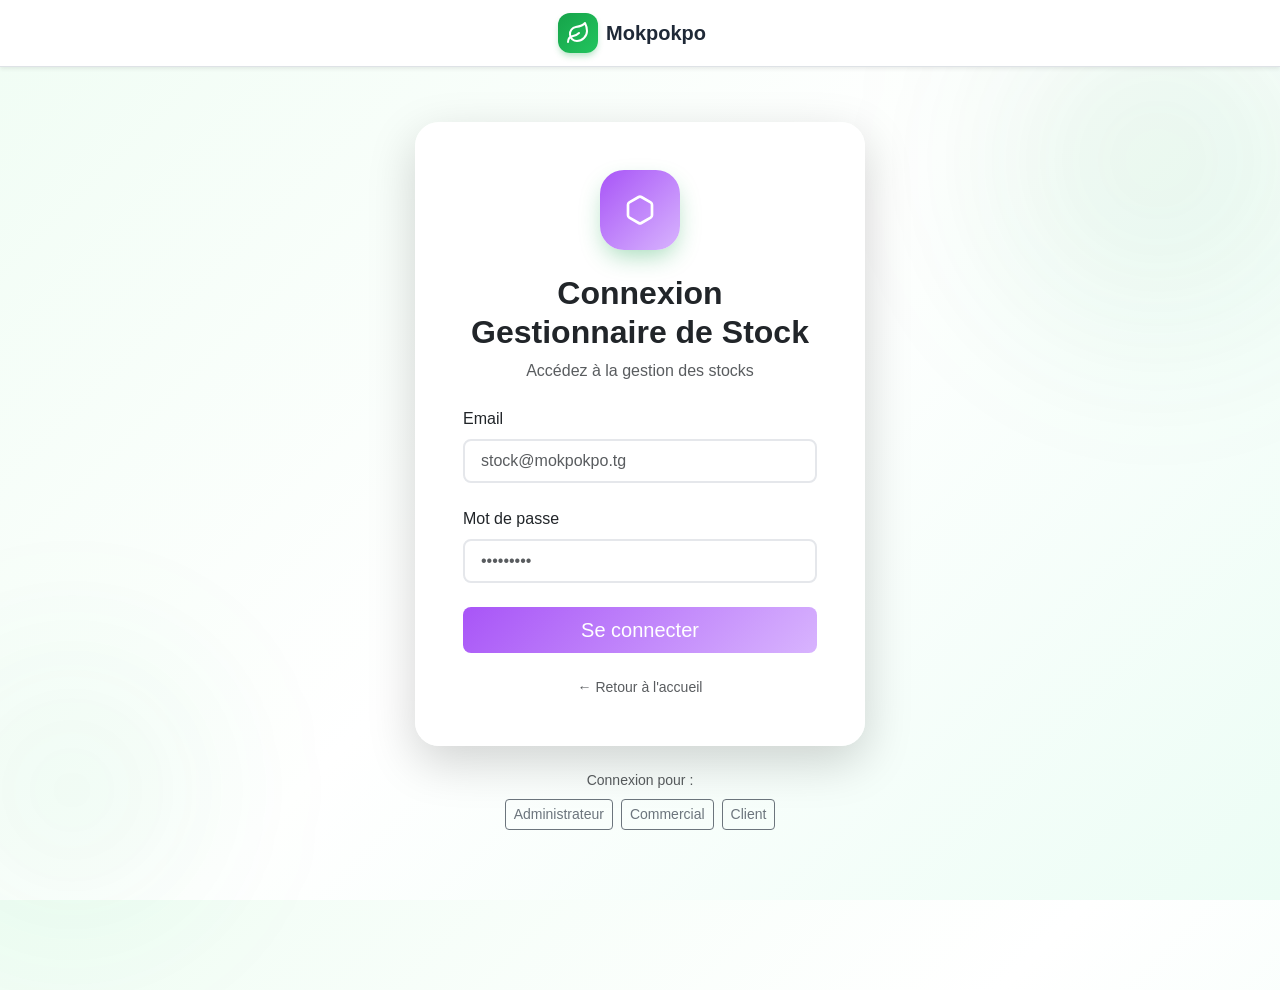
<file: stock-login.html>
<!DOCTYPE html>
<html lang="fr">
<head>
    <meta charset="UTF-8">
    <meta name="viewport" content="width=device-width, initial-scale=1.0">
    <title>Connexion Gestionnaire de Stock - Mokpokpo</title>
    <link rel="stylesheet" href="css/css_bootstrap/bootstrap.min.css">
    <link rel="stylesheet" href="css/style.css">
</head>
<body class="login-page">

    <!-- Navbar -->
    <nav class="navbar navbar-light bg-white border-bottom fixed-top shadow-sm">
        <div class="container justify-content-center">
            <a class="navbar-brand d-flex align-items-center gap-2" href="index.html">
                <div class="brand-icon">
                    <svg xmlns="http://www.w3.org/2000/svg" width="24" height="24" viewBox="0 0 24 24" fill="none" stroke="currentColor" stroke-width="2" stroke-linecap="round" stroke-linejoin="round">
                        <path d="M11 20A7 7 0 0 1 9.8 6.1C15.5 5 17 4.48 19 2c1 2 2 4.18 2 8 0 5.5-4.78 10-10 10Z"/>
                        <path d="M2 21c0-3 1.85-5.36 5.08-6C9.5 14.52 12 13 13 12"/>
                    </svg>
                </div>
                <span class="fw-bold">Mokpokpo</span>
            </a>
        </div>
    </nav>

    <!-- Background Decorations -->
    <div class="login-bg-decoration decoration-1"></div>
    <div class="login-bg-decoration decoration-2"></div>

    <div class="container d-flex flex-column justify-content-center align-items-center min-vh-100 py-5" style="padding-top: 100px !important;">
        <div class="login-card card border-0 shadow-lg" style="max-width: 450px; width: 100%;">
            <div class="card-body p-5">
                <!-- Logo Icon -->
                <div class="d-flex justify-content-center mb-4">
                    <div class="login-logo-container" style="background: linear-gradient(135deg, #a855f7, #d8b4fe);">
                        <svg xmlns="http://www.w3.org/2000/svg" width="32" height="32" viewBox="0 0 24 24" fill="none" stroke="currentColor" stroke-width="2" stroke-linecap="round" stroke-linejoin="round" class="text-white">
                            <path d="M21 16V8a2 2 0 0 0-1-1.73l-7-4a2 2 0 0 0-2 0l-7 4A2 2 0 0 0 3 8v8a2 2 0 0 0 1 1.73l7 4a2 2 0 0 0 2 0l7-4A2 2 0 0 0 21 16z"></path>
                        </svg>
                    </div>
                </div>

                <div class="text-center mb-4">
                    <h2 class="fw-bold mb-2">Connexion Gestionnaire de Stock</h2>
                    <p class="text-muted mb-0">Accédez à la gestion des stocks</p>
                </div>
                
                <div id="loginError" class="alert alert-danger d-none rounded-3 d-flex align-items-start" role="alert">
                    <svg xmlns="http://www.w3.org/2000/svg" width="20" height="20" viewBox="0 0 24 24" fill="none" stroke="currentColor" stroke-width="2" stroke-linecap="round" stroke-linejoin="round" class="me-2 flex-shrink-0 mt-1">
                        <circle cx="12" cy="12" r="10"></circle>
                        <line x1="12" y1="8" x2="12" y2="12"></line>
                        <line x1="12" y1="16" x2="12.01" y2="16"></line>
                    </svg>
                    <span id="errorMessage"></span>
                </div>

                <form id="stockLoginForm" class="mb-4">
                    <div class="mb-4">
                        <label for="email" class="form-label fw-medium">Email</label>
                        <input type="email" class="form-control form-control-lg rounded-3 input-modern" id="email" placeholder="stock@mokpokpo.tg" required>
                    </div>
                    <div class="mb-4">
                        <label for="password" class="form-label fw-medium">Mot de passe</label>
                        <input type="password" class="form-control form-control-lg rounded-3 input-modern" id="password" placeholder="•••••••••" required>
                    </div>
                    <div class="d-grid gap-2 mb-3">
                        <button type="submit" class="btn btn-lg rounded-3 btn-modern" style="background: linear-gradient(135deg, #a855f7, #d8b4fe); color: white; border: none;">Se connecter</button>
                    </div>
                </form>

                <div class="text-center">
                    <p class="small text-muted mb-0">
                        <a href="index.html" class="text-muted text-decoration-none">← Retour à l'accueil</a>
                    </p>
                </div>
            </div>
        </div>

        <!-- Alternative logins -->
        <div class="mt-4 text-center">
            <p class="text-muted small mb-2">Connexion pour :</p>
            <div class="d-flex gap-2 justify-content-center">
                <a href="admin-login.html" class="btn btn-outline-secondary btn-sm">Administrateur</a>
                <a href="commercial-login.html" class="btn btn-outline-secondary btn-sm">Commercial</a>
                <a href="login.html" class="btn btn-outline-secondary btn-sm">Client</a>
            </div>
        </div>
    </div>

    <script src="js/js_bootstrap/bootstrap.bundle.min.js"></script>
    <script src="js/auth.js"></script>
    <script>
        document.addEventListener('DOMContentLoaded', () => {
            initStockLogin();
        });
    </script>
</body>
</html>
</file>
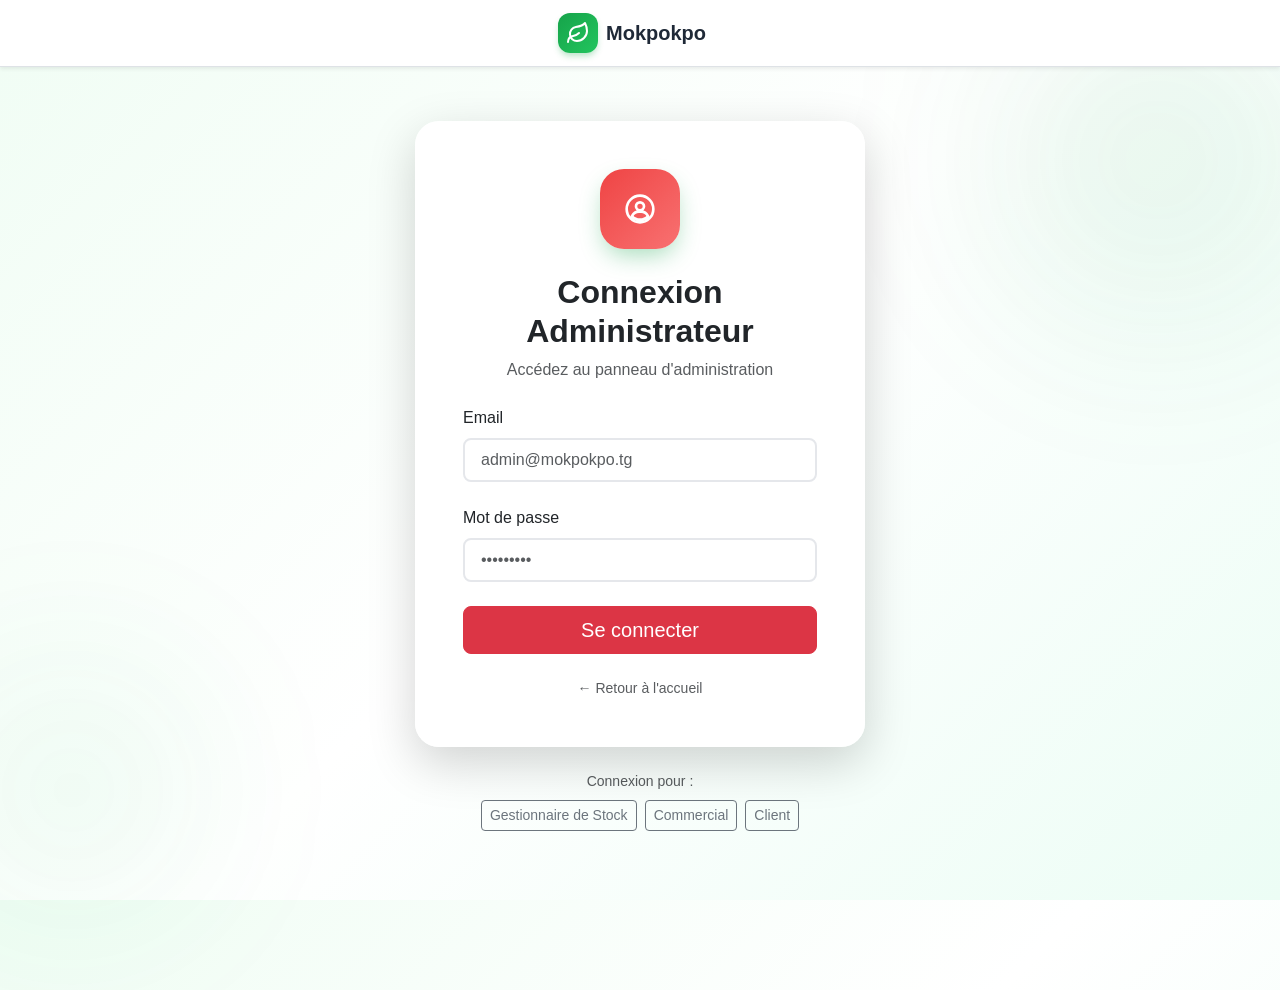
<file: test-predictions-api.html>
<!DOCTYPE html>
<html lang="fr">
<head>
    <meta charset="UTF-8">
    <meta name="viewport" content="width=device-width, initial-scale=1.0">
    <title>Test Pr�dictions IA - Mokpokpo</title>
    <link rel="stylesheet" href="css/css_bootstrap/bootstrap.min.css">
    <style>
        body {
            background: #f8f9fa;
            padding: 2rem;
        }
        .test-section {
            background: white;
            border-radius: 1rem;
            padding: 2rem;
            margin-bottom: 2rem;
            box-shadow: 0 2px 8px rgba(0,0,0,0.1);
        }
        .test-result {
            padding: 1rem;
            border-radius: 0.5rem;
            margin-top: 1rem;
        }
    </style>
</head>
<body>
    <div class="container">
        <h1 class="mb-4">Test des Pr�dictions IA</h1>
        
        <div class="test-section">
            <h3>?? Test 1: Format JSON Structur�</h3>
            <button class="btn btn-primary" onclick="testJSONFormat()">Tester Format JSON</button>
            <div id="result1" class="test-result"></div>
        </div>
        
        <div class="test-section">
            <h3>?? Test 2: Format Texte Brut</h3>
            <button class="btn btn-primary" onclick="testTextFormat()">Tester Format Texte</button>
            <div id="result2" class="test-result"></div>
        </div>
        
        <div class="test-section">
            <h3>?? Test 3: API R�elle</h3>
            <div class="mb-3">
                <label class="form-label">Token JWT:</label>
                <input type="text" class="form-control" id="tokenInput" placeholder="Collez votre token ici">
            </div>
            <button class="btn btn-success" onclick="testRealAPI()">Tester API R�elle</button>
            <div id="result3" class="test-result"></div>
        </div>
        
        <div class="test-section">
            <h3>?? Test 4: Donn�es Historiques</h3>
            <button class="btn btn-info" onclick="testHistoricalAPI()">Tester Historique</button>
            <div id="result4" class="test-result"></div>
        </div>
    </div>

    <script src="js/admin-dashboard.js"></script>
    <script>
        // Test 1: Format JSON
        function testJSONFormat() {
            const testData = {
                forecast_7_days: 125000,
                trends: "Tendance � la hausse de 15% par rapport � la semaine derni�re. Les produits aromatiques sont en forte demande.",
                recommendations: [
                    "Augmenter le stock de basilic frais de 30%",
                    "Promouvoir les herbes m�dicinales en cette saison",
                    "Pr�parer une campagne marketing pour les superaliments"
                ],
                analysis_text: "L'analyse combin�e du mod�le ML RandomForest et de l'IA Gemini indique une croissance significative des ventes. Les facteurs saisonniers jouent un r�le important."
            };
            
            const result = renderSalesPredictions(testData);
            document.getElementById('result1').innerHTML = result;
            document.getElementById('result1').classList.add('border', 'border-success');
        }
        
        // Test 2: Format Texte
        function testTextFormat() {
            const testText = `
Pr�diction de Ventes - 7 Prochains Jours

Pr�vision: 125,000 FCFA

Tendances: Augmentation de 15% par rapport � la p�riode pr�c�dente

Recommandations:
- Augmenter le stock de basilic frais
- Promouvoir les herbes m�dicinales
- Pr�parer une campagne marketing

Analyse:
Les donn�es historiques montrent une forte croissance durant cette p�riode de l'ann�e.
Les produits aromatiques sont particuli�rement demand�s.
            `;
            
            const result = renderTextPrediction(testText);
            document.getElementById('result2').innerHTML = result;
            document.getElementById('result2').classList.add('border', 'border-success');
        }
        
        // Test 3: API R�elle
        async function testRealAPI() {
            const token = document.getElementById('tokenInput').value;
            const resultDiv = document.getElementById('result3');
            
            if (!token) {
                resultDiv.innerHTML = '<div class="alert alert-warning">Veuillez entrer un token JWT</div>';
                return;
            }
            
            resultDiv.innerHTML = '<div class="text-center"><div class="spinner-border"></div><p class="mt-2">Test en cours...</p></div>';
            
            try {
                const response = await fetch('https://bd-mokpokokpo.onrender.com/predictions/sales', {
                    headers: {
                        'Authorization': `Bearer ${token}`,
                        'accept': 'application/json'
                    }
                });
                
                const status = response.status;
                const contentType = response.headers.get('content-type');
                
                let data;
                if (contentType && contentType.includes('application/json')) {
                    data = await response.json();
                } else {
                    data = await response.text();
                }
                
                resultDiv.innerHTML = `
                    <div class="alert alert-${response.ok ? 'success' : 'danger'}">
                        <strong>Status:</strong> ${status} ${response.statusText}<br>
                        <strong>Content-Type:</strong> ${contentType}<br>
                        <strong>Type de donn�es:</strong> ${typeof data}
                    </div>
                    <div class="card">
                        <div class="card-body">
                            <h6>R�ponse brute:</h6>
                            <pre style="max-height: 300px; overflow: auto;">${typeof data === 'string' ? data : JSON.stringify(data, null, 2)}</pre>
                        </div>
                    </div>
                    ${response.ok ? `
                        <hr>
                        <h6>Rendu format�:</h6>
                        ${renderSalesPredictions(data)}
                    ` : ''}
                `;
                resultDiv.classList.add('border', response.ok ? 'border-success' : 'border-danger');
            } catch (error) {
                resultDiv.innerHTML = `<div class="alert alert-danger"><strong>Erreur:</strong> ${error.message}</div>`;
                resultDiv.classList.add('border', 'border-danger');
            }
        }
        
        // Test 4: Historique
        async function testHistoricalAPI() {
            const token = document.getElementById('tokenInput').value;
            const resultDiv = document.getElementById('result4');
            
            if (!token) {
                resultDiv.innerHTML = '<div class="alert alert-warning">Veuillez entrer un token JWT dans le Test 3</div>';
                return;
            }
            
            resultDiv.innerHTML = '<div class="text-center"><div class="spinner-border"></div><p class="mt-2">Test en cours...</p></div>';
            
            try {
                const response = await fetch('https://bd-mokpokokpo.onrender.com/predictions/historical-data', {
                    headers: {
                        'Authorization': `Bearer ${token}`,
                        'accept': 'application/json'
                    }
                });
                
                const status = response.status;
                const contentType = response.headers.get('content-type');
                
                let data;
                if (contentType && contentType.includes('application/json')) {
                    data = await response.json();
                } else {
                    data = await response.text();
                }
                
                resultDiv.innerHTML = `
                    <div class="alert alert-${response.ok ? 'success' : 'danger'}">
                        <strong>Status:</strong> ${status} ${response.statusText}<br>
                        <strong>Content-Type:</strong> ${contentType}<br>
                        <strong>Type de donn�es:</strong> ${typeof data}<br>
                        <strong>Nombre d'�l�ments:</strong> ${Array.isArray(data) ? data.length : 'N/A'}
                    </div>
                    <div class="card">
                        <div class="card-body">
                            <h6>R�ponse brute:</h6>
                            <pre style="max-height: 300px; overflow: auto;">${typeof data === 'string' ? data : JSON.stringify(data, null, 2)}</pre>
                        </div>
                    </div>
                    ${response.ok ? `
                        <hr>
                        <h6>Rendu format�:</h6>
                        ${renderHistoricalData(data)}
                    ` : ''}
                `;
                resultDiv.classList.add('border', response.ok ? 'border-success' : 'border-danger');
            } catch (error) {
                resultDiv.innerHTML = `<div class="alert alert-danger"><strong>Erreur:</strong> ${error.message}</div>`;
                resultDiv.classList.add('border', 'border-danger');
            }
        }
        
        // Auto-load token si disponible
        window.addEventListener('load', function() {
            const token = localStorage.getItem('token') || sessionStorage.getItem('token');
            if (token) {
                document.getElementById('tokenInput').value = token;
            }
        });
    </script>
</body>
</html>
</file>
<file: css/style.css>
:root {
    --primary-color: #16a34a; /* Green-600 */
    --primary-hover: #15803d; /* Green-700 */
    --primary-light: #22c55e; /* Green-500 */
    --secondary-color: #f0fdf4; /* Green-50 */
    --text-color: #1f2937; /* Gray-800 */
    --light-text: #6b7280; /* Gray-500 */
    --border-color: #e5e7eb; /* Gray-200 */
    --shadow-sm: 0 1px 2px 0 rgb(0 0 0 / 0.05);
    --shadow-md: 0 4px 6px -1px rgb(0 0 0 / 0.1);
    --shadow-lg: 0 10px 15px -3px rgb(0 0 0 / 0.1);
    --shadow-xl: 0 20px 25px -5px rgb(0 0 0 / 0.1);
}

* {
    margin: 0;
    padding: 0;
    box-sizing: border-box;
}

body {
    font-family: 'Segoe UI', Tahoma, Geneva, Verdana, sans-serif;
    color: var(--text-color);
    background-color: #ffffff;
    overflow-x: hidden;
}

/* Navbar */
.navbar {
    background-color: rgb(251, 253, 245) /*rgb(255 255 255 / 95%)*/;
    backdrop-filter: blur(10px);
    border-bottom: 1px solid var(--border-color);
    transition: all 0.3s ease;
}

.navbar.scrolled {
    box-shadow: var(--shadow-md);
}

.navbar-brand {
    font-weight: 700;
    font-size: 1.25rem;
    color: var(--text-color) !important;
    display: flex;
    align-items: center;
    gap: 0.5rem;
    transition: transform 0.3s ease;
}

.navbar-brand:hover {
    transform: scale(1.05);
}

.brand-icon {
    width: 2.5rem;
    height: 2.5rem;
    background: linear-gradient(135deg, var(--primary-color), var(--primary-light));
    border-radius: 0.75rem;
    display: flex;
    align-items: center;
    justify-content: center;
    color: white;
    transition: all 0.3s ease;
    box-shadow: 0 4px 6px -1px rgb(22 163 74 / 0.3);
}

.navbar-brand:hover .brand-icon {
    transform: rotate(10deg);
    box-shadow: 0 10px 15px -3px rgb(22 163 74 / 0.4);
}

.nav-link {
    font-weight: 500;
    color: var(--text-color) !important;
    transition: all 0.3s ease;
    position: relative;
    padding: 0.5rem 1rem !important;
}

.nav-link::after {
    content: '';
    position: absolute;
    bottom: 0;
    left: 50%;
    width: 0;
    height: 2px;
    background: var(--primary-color);
    transition: all 0.3s ease;
    transform: translateX(-50%);
}

.nav-link:hover::after,
.nav-link.active::after {
    width: 80%;
}

.nav-link:hover {
    color: var(--primary-color) !important;
}

.btn-primary {
    background: linear-gradient(135deg, var(--primary-color), var(--primary-light));
    border: none;
    transition: all 0.3s ease;
    font-weight: 600;
    position: relative;
    overflow: hidden;
}

.btn-primary::before {
    content: '';
    position: absolute;
    top: 0;
    left: -100%;
    width: 100%;
    height: 100%;
    background: linear-gradient(90deg, transparent, rgba(255,255,255,0.3), transparent);
    transition: left 0.5s ease;
}

.btn-primary:hover::before {
    left: 100%;
}

.btn-primary:hover {
    transform: translateY(-2px);
    box-shadow: 0 10px 20px -5px rgb(22 163 74 / 0.5);
    background: linear-gradient(135deg, var(--primary-hover), var(--primary-color));
}

.btn-primary:active {
    transform: translateY(0);
}

.btn-outline-primary {
    color: var(--primary-color);
    border: 2px solid var(--primary-color);
    background: transparent;
    transition: all 0.3s ease;
    font-weight: 600;
}

.btn-outline-primary:hover {
    background-color: var(--primary-color);
    border-color: var(--primary-color);
    transform: translateY(-2px);
    box-shadow: 0 10px 20px -5px rgb(22 163 74 / 0.5);
}

.btn-outline-secondary {
    transition: all 0.3s ease;
}

.btn-outline-secondary:hover {
    transform: translateY(-2px);
    box-shadow: var(--shadow-md);
}

/* Hero Section */
.hero-section {
    padding: 6rem 0;
    background: linear-gradient(135deg, #f0fdf4 0%, #ffffff 50%, #ecfdf5 100%);
    position: relative;
    overflow: hidden;
}

.hero-section::before {
    content: '';
    position: absolute;
    top: -50%;
    right: -10%;
    width: 600px;
    height: 600px;
    background: radial-gradient(circle, rgba(22, 163, 74, 0.1) 0%, transparent 70%);
    border-radius: 50%;
    animation: float 20s ease-in-out infinite;
}

.hero-section::after {
    content: '';
    position: absolute;
    bottom: -30%;
    left: -10%;
    width: 500px;
    height: 500px;
    background: radial-gradient(circle, rgba(34, 197, 94, 0.08) 0%, transparent 70%);
    border-radius: 50%;
    animation: float 15s ease-in-out infinite reverse;
}

@keyframes float {
    0%, 100% {
        transform: translate(0, 0);
    }
    50% {
        transform: translate(50px, 50px);
    }
}

.hero-section .container {
    position: relative;
    z-index: 1;
}

.hero-title {
    font-weight: 800;
    color: var(--text-color);
    line-height: 1.2;
    animation: fadeInUp 0.8s ease-out;
}

@keyframes fadeInUp {
    from {
        opacity: 0;
        transform: translateY(30px);
    }
    to {
        opacity: 1;
        transform: translateY(0);
    }
}

.hero-text {
    color: var(--light-text);
    font-size: 1.1rem;
    line-height: 1.7;
    animation: fadeInUp 0.8s ease-out 0.2s both;
}

.hero-section .btn {
    animation: fadeInUp 0.8s ease-out 0.4s both;
}

.hero-section img {
    border-radius: 1.5rem;
    box-shadow: var(--shadow-xl);
    transition: all 0.5s ease;
    animation: fadeIn 1s ease-out 0.6s both;
}

@keyframes fadeIn {
    from {
        opacity: 0;
    }
    to {
        opacity: 1;
    }
}

.hero-section img:hover {
    transform: scale(1.05) rotate(2deg);
    box-shadow: 0 25px 50px -12px rgb(0 0 0 / 0.25);
}

/* Stats Section */
.stats-badge {
    display: inline-flex;
    align-items: center;
    gap: 0.5rem;
    background: linear-gradient(135deg, var(--primary-color), var(--primary-light));
    color: white;
    padding: 0.5rem 1rem;
    border-radius: 2rem;
    font-size: 0.875rem;
    font-weight: 600;
    animation: fadeInUp 0.8s ease-out;
}

.stats-container {
    display: flex;
    gap: 2rem;
    margin-top: 2rem;
    flex-wrap: wrap;
}

.stat-item {
    animation: fadeInUp 0.8s ease-out;
}

.stat-number {
    font-size: 2.5rem;
    font-weight: 800;
    background: linear-gradient(135deg, var(--primary-color), var(--primary-light));
    -webkit-background-clip: text;
    -webkit-text-fill-color: transparent;
    background-clip: text;
}

.stat-label {
    color: var(--light-text);
    font-size: 0.875rem;
}

/* Products */
.card-product {
    transition: all 0.4s ease;
    border: 1px solid var(--border-color);
    position: relative;
    overflow: hidden;
}

.card-product::before {
    content: '';
    position: absolute;
    top: 0;
    left: -100%;
    width: 100%;
    height: 100%;
    background: linear-gradient(90deg, transparent, rgba(22, 163, 74, 0.1), transparent);
    transition: left 0.6s ease;
}

.card-product:hover::before {
    left: 100%;
}

.card-product:hover {
    transform: translateY(-10px);
    box-shadow: 0 20px 25px -5px rgba(0, 0, 0, 0.15);
    border-color: var(--primary-color);
}

.card-product .card-img-top {
    transition: transform 0.5s ease;
}

.card-product:hover .card-img-top {
    transform: scale(1.1);
}

.card-product .btn {
    transition: all 0.3s ease;
}

.card-product:hover .btn {
    transform: translateX(5px);
}

.badge-stock {
    background-color: var(--secondary-color);
    color: var(--primary-color);
    border: 1px solid var(--primary-color);
    transition: all 0.3s ease;
}

.badge-stock:hover {
    background-color: var(--primary-color);
    color: white;
    transform: scale(1.1);
}

/* Feature Cards */
.feature-card {
    transition: all 0.4s ease;
    background: white;
    border-radius: 1rem;
    padding: 2rem;
    height: 100%;
    border: 1px solid var(--border-color);
    position: relative;
    overflow: hidden;
}

.feature-card::before {
    content: '';
    position: absolute;
    top: 0;
    left: 0;
    width: 100%;
    height: 4px;
    background: linear-gradient(90deg, var(--primary-color), var(--primary-light));
    transform: scaleX(0);
    transition: transform 0.3s ease;
}

.feature-card:hover::before {
    transform: scaleX(1);
}

.feature-card:hover {
    transform: translateY(-8px);
    box-shadow: var(--shadow-xl);
    border-color: var(--primary-color);
}

.feature-icon {
    width: 60px;
    height: 60px;
    border-radius: 1rem;
    display: flex;
    align-items: center;
    justify-content: center;
    background: linear-gradient(135deg, var(--secondary-color), #d1fae5);
    color: var(--primary-color);
    margin-bottom: 1.5rem;
    transition: all 0.3s ease;
}

.feature-card:hover .feature-icon {
    transform: rotateY(360deg);
    background: linear-gradient(135deg, var(--primary-color), var(--primary-light));
    color: white;
}

/* Footer */
footer {
    background: linear-gradient(to bottom, #f9fafb, #ffffff);
    border-top: 1px solid var(--border-color);
    padding: 3rem 0 1rem;
    position: relative;
}

footer::before {
    content: '';
    position: absolute;
    top: 0;
    left: 0;
    width: 100%;
    height: 2px;
    background: linear-gradient(90deg, transparent, var(--primary-color), transparent);
}

footer a {
    transition: all 0.3s ease;
    position: relative;
}

footer a::after {
    content: '';
    position: absolute;
    bottom: -2px;
    left: 0;
    width: 0;
    height: 2px;
    background: var(--primary-color);
    transition: width 0.3s ease;
}

footer a:hover::after {
    width: 100%;
}

footer a:hover {
    color: var(--primary-color) !important;
    transform: translateX(5px);
}

/* Login Page Styles */
.login-page {
    background: linear-gradient(135deg, #f0fdf4 0%, #ffffff 50%, #ecfdf5 100%);
    min-height: 100vh;
    position: relative;
    overflow: hidden;
}

.login-bg-decoration {
    position: absolute;
    border-radius: 50%;
    filter: blur(80px);
    opacity: 0.6;
    animation: float 20s ease-in-out infinite;
}

.decoration-1 {
    width: 500px;
    height: 500px;
    background: radial-gradient(circle, rgba(22, 163, 74, 0.2) 0%, transparent 70%);
    top: -10%;
    right: -10%;
    animation-delay: 0s;
}

.decoration-2 {
    width: 400px;
    height: 400px;
    background: radial-gradient(circle, rgba(34, 197, 94, 0.15) 0%, transparent 70%);
    bottom: -10%;
    left: -10%;
    animation-delay: -10s;
}

.login-card {
    animation: slideUp 0.6s ease-out;
    border-radius: 1.5rem !important;
    backdrop-filter: blur(10px);
    background: rgba(255, 255, 255, 0.95) !important;
}

@keyframes slideUp {
    from {
        opacity: 0;
        transform: translateY(40px);
    }
    to {
        opacity: 1;
        transform: translateY(0);
    }
}

.login-logo-container {
    width: 80px;
    height: 80px;
    border-radius: 1.5rem;
    background: linear-gradient(135deg, var(--primary-color), var(--primary-light));
    display: flex;
    align-items: center;
    justify-content: center;
    color: white;
    box-shadow: 0 10px 25px -5px rgba(22, 163, 74, 0.4);
    animation: pulse 2s ease-in-out infinite;
}

@keyframes pulse {
    0%, 100% {
        transform: scale(1);
        box-shadow: 0 10px 25px -5px rgba(22, 163, 74, 0.4);
    }
    50% {
        transform: scale(1.05);
        box-shadow: 0 15px 35px -5px rgba(22, 163, 74, 0.5);
    }
}

.input-modern {
    border: 2px solid var(--border-color) !important;
    transition: all 0.3s ease;
    font-size: 1rem;
}

.input-modern:focus {
    border-color: var(--primary-color) !important;
    box-shadow: 0 0 0 4px rgba(22, 163, 74, 0.1) !important;
    transform: translateY(-2px);
}

.btn-modern {
    position: relative;
    overflow: hidden;
    z-index: 1;
}

.btn-modern::before {
    content: '';
    position: absolute;
    top: 50%;
    left: 50%;
    width: 0;
    height: 0;
    border-radius: 50%;
    background: rgba(255, 255, 255, 0.3);
    transform: translate(-50%, -50%);
    transition: width 0.6s ease, height 0.6s ease;
    z-index: -1;
}

.btn-modern:hover::before {
    width: 300px;
    height: 300px;
}

.btn-google {
    border: 2px solid var(--border-color) !important;
    transition: all 0.3s ease;
}

.btn-google:hover {
    border-color: var(--primary-color) !important;
    background-color: rgba(22, 163, 74, 0.05) !important;
    transform: translateY(-2px);
}

.link-hover {
    position: relative;
    transition: all 0.3s ease;
}

.link-hover::after {
    content: '';
    position: absolute;
    bottom: -2px;
    left: 0;
    width: 0;
    height: 2px;
    background: var(--primary-color);
    transition: width 0.3s ease;
}

.link-hover:hover::after {
    width: 100%;
}

.link-hover:hover {
    color: var(--primary-hover) !important;
}

/* Utilities matching React/Tailwind */
.text-foreground { color: var(--text-color); }
.text-muted-foreground { color: var(--light-text); }
.bg-background { background-color: #ffffff; }

.hover-shadow {
    transition: box-shadow 0.3s ease-in-out, transform 0.3s ease;
}
.hover-shadow:hover {
    box-shadow: 0 10px 15px -3px rgba(0, 0, 0, 0.1), 0 4px 6px -2px rgba(0, 0, 0, 0.05) !important;
    transform: translateY(-4px);
}

.min-h-screen {
    min-height: 100vh;
}

/* Smooth Scrolling */
html {
    scroll-behavior: smooth;
}

/* Custom Scrollbar */
::-webkit-scrollbar {
    width: 10px;
}

::-webkit-scrollbar-track {
    background: #f1f1f1;
}

::-webkit-scrollbar-thumb {
    background: linear-gradient(180deg, var(--primary-color), var(--primary-light));
    border-radius: 5px;
}

::-webkit-scrollbar-thumb:hover {
    background: var(--primary-hover);
}

/* Loading Animation */
@keyframes spin {
    0% { transform: rotate(0deg); }
    100% { transform: rotate(360deg); }
}

.spinner-border {
    animation: spin 0.75s linear infinite;
}

/* Alert Animations */
.alert {
    animation: slideDown 0.3s ease-out;
}

@keyframes slideDown {
    from {
        opacity: 0;
        transform: translateY(-10px);
    }
    to {
        opacity: 1;
        transform: translateY(0);
    }
}

/* Card Hover Effects */
.card {
    transition: all 0.3s ease;
}

.card:hover {
    box-shadow: var(--shadow-lg);
}

/* Image Zoom Effect */
.img-zoom {
    overflow: hidden;
}

.img-zoom img {
    transition: transform 0.5s ease;
}

.img-zoom:hover img {
    transform: scale(1.15);
}

/* Text Gradient */
.text-gradient {
    background: linear-gradient(135deg, var(--primary-color), var(--primary-light));
    -webkit-background-clip: text;
    -webkit-text-fill-color: transparent;
    background-clip: text;
}

/* Badge Animations */
.badge {
    transition: all 0.3s ease;
}

.badge:hover {
    transform: scale(1.1);
}

/* Dashboard Stat Cards */
.stat-card {
    background: white;
    border-radius: 1rem;
    padding: 1.5rem;
    height: 100%;
    border: 1px solid var(--border-color);
    transition: all 0.3s ease;
    display: flex;
    align-items: center;
    gap: 1.5rem;
}

.stat-card:hover {
    transform: translateY(-5px);
    box-shadow: var(--shadow-lg);
    border-color: var(--primary-color);
}

.stat-card-icon {
    width: 64px;
    height: 64px;
    border-radius: 1rem;
    display: flex;
    align-items: center;
    justify-content: center;
    flex-shrink: 0;
    background: var(--secondary-color);
    color: var(--primary-color);
}

.stat-card-content {
    flex-grow: 1;
}

.stat-card-label {
    font-size: 0.875rem;
    font-weight: 600;
    color: var(--light-text);
    text-transform: uppercase;
    margin-bottom: 0.25rem;
}

.stat-card-value {
    font-size: 1.75rem;
    font-weight: 800;
    color: var(--text-color);
    margin-bottom: 0.25rem;
    line-height: 1;
}

.stat-card-description {
    font-size: 0.875rem;
    color: var(--light-text);
    margin-bottom: 0;
}

/* Specific Card Colors */
.stat-card-orders .stat-card-icon {
    background-color: #e0f2fe; /* Sky-100 */
    color: #0284c7; /* Sky-600 */
}

.stat-card-cart .stat-card-icon {
    background-color: #fef3c7; /* Amber-100 */
    color: #d97706; /* Amber-600 */
}

.stat-card-spent .stat-card-icon {
    background-color: #dcfce7; /* Green-100 */
    color: #16a34a; /* Green-600 */
}

/* Sidebar Styles */
.dashboard-sidebar .list-group-item {
    transition: all 0.2s ease;
}

.dashboard-sidebar .list-group-item:hover,
.dashboard-sidebar .list-group-item.active {
    background-color: var(--secondary-color);
    color: var(--primary-color);
}

.dashboard-sidebar .sidebar-icon {
    color: var(--light-text);
    transition: all 0.2s ease;
}

.dashboard-sidebar .list-group-item:hover .sidebar-icon,
.dashboard-sidebar .list-group-item.active .sidebar-icon {
    color: var(--primary-color);
}

/* Button Group Hover */
.btn-group .btn {
    transition: all 0.3s ease;
}

.btn-group .btn:hover {
    z-index: 2;
    transform: scale(1.05);
}

/* Responsive Utilities */
@media (max-width: 768px) {
    .hero-title {
        font-size: 2rem !important;
    }
    
    .hero-text {
        font-size: 1rem !important;
    }
    
    .stats-container {
        justify-content: center;
    }
    
    .login-card {
        margin: 1rem;
    }
}

/* Catalog Page Styles */
.catalog-header {
    background: linear-gradient(135deg, #f0fdf4 0%, #ffffff 50%, #ecfdf5 100%);
    position: relative;
    overflow: hidden;
}

.catalog-header::before {
    content: '';
    position: absolute;
    top: -50%;
    right: -10%;
    width: 400px;
    height: 400px;
    background: radial-gradient(circle, rgba(22, 163, 74, 0.1) 0%, transparent 70%);
    border-radius: 50%;
    animation: float 20s ease-in-out infinite;
}

.catalog-header::after {
    content: '';
    position: absolute;
    bottom: -30%;
    left: -10%;
    width: 350px;
    height: 350px;
    background: radial-gradient(circle, rgba(34, 197, 94, 0.08) 0%, transparent 70%);
    border-radius: 50%;
    animation: float 15s ease-in-out infinite reverse;
}

.catalog-search-card {
    animation: fadeInUp 0.6s ease-out;
    transition: all 0.3s ease;
    position: relative;
    z-index: auto;
    overflow: visible;
}

.catalog-search-card::before {
    content: '';
    position: absolute;
    inset: 0;
    border-radius: 1.5rem;
    padding: 2px;
    background: linear-gradient(135deg, var(--primary-color), var(--primary-light));
    -webkit-mask: linear-gradient(#fff 0 0) content-box, linear-gradient(#fff 0 0);
    -webkit-mask-composite: xor;
    mask-composite: exclude;
    opacity: 0;
    transition: opacity 0.3s ease;
    z-index: -1;
    pointer-events: none;
}

.catalog-search-card:hover::before {
    opacity: 1;
}

.catalog-search-card:hover {
    transform: translateY(-5px);
    box-shadow: 0 15px 35px -5px rgba(22, 163, 74, 0.2) !important;
}

.input-group .input-group-text {
    transition: all 0.3s ease;
}

.input-group:focus-within .input-group-text {
    border-color: var(--primary-color);
}

.input-group:focus-within input {
    border-color: var(--primary-color);
}

/* Product Card Enhanced */
.product-card-enhanced {
    transition: all 0.4s cubic-bezier(0.175, 0.885, 0.32, 1.275);
    border: 1px solid var(--border-color);
    position: relative;
    overflow: hidden;
    background: white;
}

.product-card-enhanced::before {
    content: '';
    position: absolute;
    top: 0;
    left: -100%;
    width: 100%;
    height: 100%;
    background: linear-gradient(90deg, transparent, rgba(22, 163, 74, 0.1), transparent);
    transition: left 0.6s ease;
}

.product-card-enhanced:hover::before {
    left: 100%;
}

.product-card-enhanced:hover {
    transform: translateY(-10px);
    box-shadow: 0 20px 40px -10px rgba(0, 0, 0, 0.15);
    border-color: var(--primary-color);
}

.product-image-container {
    position: relative;
    overflow: hidden;
    aspect-ratio: 4/3;
    background: #f8f9fa;
}

.product-image-container img {
    width: 100%;
    height: 100%;
    object-fit: cover;
    transition: transform 0.5s ease;
}

.product-card-enhanced:hover .product-image-container img {
    transform: scale(1.15);
}

.product-badge {
    position: absolute;
    top: 1rem;
    left: 1rem;
    z-index: 2;
    animation: fadeInLeft 0.5s ease-out;
    font-size: 0.875rem;
    font-weight: 600;
    padding: 0.5rem 1rem;
    backdrop-filter: blur(10px);
    border-radius: 2rem;
}

@keyframes fadeInLeft {
    from {
        opacity: 0;
        transform: translateX(-20px);
    }
    to {
        opacity: 1;
        transform: translateX(0);
    }
}

.product-favorite {
    position: absolute;
    top: 1rem;
    right: 1rem;
    z-index: 2;
    width: 40px;
    height: 40px;
    border-radius: 50%;
    background: white;
    border: none;
    display: flex;
    align-items: center;
    justify-content: center;
    transition: all 0.3s ease;
    opacity: 0;
    transform: translateY(-10px);
}

.product-card-enhanced:hover .product-favorite {
    opacity: 1;
    transform: translateY(0);
}

.product-favorite:hover {
    background: var(--primary-color);
    color: white;
    transform: scale(1.1);
}

.product-favorite.active {
    background: var(--primary-color);
    color: white;
}

.product-info {
    padding: 1.25rem;
}

.product-title {
    font-size: 1.125rem;
    font-weight: 700;
    color: var(--text-color);
    margin-bottom: 0.25rem;
    transition: color 0.3s ease;
}

.product-card-enhanced:hover .product-title {
    color: var(--primary-color);
}

.product-scientific {
    font-size: 0.875rem;
    color: var(--light-text);
    font-style: italic;
    margin-bottom: 0.75rem;
}

.product-description {
    font-size: 0.875rem;
    color: var(--light-text);
    line-height: 1.5;
    display: -webkit-box;
    -webkit-line-clamp: 2;
    -webkit-box-orient: vertical;
    overflow: hidden;
}

.product-price {
    font-size: 1.75rem;
    font-weight: 800;
    background: linear-gradient(135deg, var(--primary-color), var(--primary-light));
    -webkit-background-clip: text;
    -webkit-text-fill-color: transparent;
    background-clip: text;
}

.product-stock {
    font-size: 0.75rem;
    color: var(--light-text);
}

.product-actions {
    padding: 1rem 1.25rem;
    padding-top: 0;
}

.btn-add-to-cart {
    transition: all 0.3s ease;
    position: relative;
    overflow: hidden;
}

.btn-add-to-cart::before {
    content: '';
    position: absolute;
    top: 50%;
    left: 50%;
    width: 0;
    height: 0;
    border-radius: 50%;
    background: rgba(255, 255, 255, 0.3);
    transform: translate(-50%, -50%);
    transition: width 0.6s ease, height 0.6s ease;
}

.btn-add-to-cart:hover::before {
    width: 300px;
    height: 300px;
}

.btn-add-to-cart:hover {
    transform: translateY(-2px);
    box-shadow: 0 5px 15px -5px rgba(22, 163, 74, 0.5);
}

/* View Toggle Buttons */
.btn-group .btn {
    transition: all 0.3s ease;
    position: relative;
    overflow: hidden;
}

.btn-group .btn::before {
    content: '';
    position: absolute;
    top: 50%;
    left: 50%;
    width: 0;
    height: 0;
    border-radius: 50%;
    background: rgba(22, 163, 74, 0.2);
    transform: translate(-50%, -50%);
    transition: width 0.6s ease, height 0.6s ease;
}

.btn-group .btn:hover::before {
    width: 100px;
    height: 100px;
}

.btn-group .btn.active {
    background: var(--primary-color);
    color: white;
    border-color: var(--primary-color);
    box-shadow: 0 4px 12px rgba(22, 163, 74, 0.3);
}

.btn-group .btn:not(.active):hover {
    background: rgba(22, 163, 74, 0.1);
    border-color: var(--primary-color);
    color: var(--primary-color);
}

/* Products Count Animation */
#productsCount {
    transition: all 0.3s ease;
    display: inline-block;
}

#productsCount.updating {
    animation: pulse 0.6s ease-in-out;
}

@keyframes pulse {
    0%, 100% {
        transform: scale(1);
    }
    50% {
        transform: scale(1.05);
        color: var(--primary-color);
    }
}

/* List View */
.product-list-view {
    display: flex;
    flex-direction: row;
    max-width: 100%;
}

.product-list-view .product-image-container {
    aspect-ratio: 1;
    width: 200px;
    flex-shrink: 0;
}

.product-list-view .product-info {
    flex: 1;
}

.product-list-view .product-description {
    -webkit-line-clamp: 3;
}

/* Filter Animation */
.fade-in {
    animation: fadeIn 0.5s ease-out;
}

@keyframes fadeIn {
    from {
        opacity: 0;
        transform: scale(0.95);
    }
    to {
        opacity: 1;
        transform: scale(1);
    }
}

/* Loading Spinner Enhancement */
.spinner-border {
    border-width: 3px;
}

/* Quick View Badge */
.quick-view-badge {
    position: absolute;
    bottom: 1rem;
    right: 1rem;
    background: white;
    padding: 0.5rem 1rem;
    border-radius: 2rem;
    font-size: 0.75rem;
    font-weight: 600;
    color: var(--primary-color);
    opacity: 0;
    transform: translateY(10px);
    transition: all 0.3s ease;
    cursor: pointer;
}

.product-card-enhanced:hover .quick-view-badge {
    opacity: 1;
    transform: translateY(0);
}

.quick-view-badge:hover {
    background: var(--primary-color);
    color: white;
}

/* Focus Visible Styles */
*:focus-visible {
    outline: 2px solid var(--primary-color);
    outline-offset: 2px;
}

/* Selection Color */
::selection {
    background: var(--primary-color);
    color: white;
}

::-moz-selection {
    background: var(--primary-color);
    color: white;
}

/* User Avatar Styles */
.user-avatar {
    width: 32px;
    height: 32px;
    border-radius: 50%;
    background: linear-gradient(135deg, var(--primary-color), var(--primary-light));
    display: flex;
    align-items: center;
    justify-content: center;
    color: white;
}

.user-avatar svg {
    filter: drop-shadow(0 2px 4px rgba(0, 0, 0, 0.1));
}

/* Enhanced Form Selects */
.form-select-lg {
    transition: all 0.3s ease;
    border: 2px solid var(--border-color);
    position: relative;
    z-index: auto;
}

.form-select-lg:focus {
    border-color: var(--primary-color);
    box-shadow: 0 0 0 4px rgba(22, 163, 74, 0.1);
    z-index: 10;
}

/* Fix dropdown z-index */
select.form-select-lg {
    z-index: 2;
}

select.form-select-lg:focus {
    z-index: 100;
}

/* Ensure dropdown menu appears above card */
.catalog-search-card select {
    position: relative;
}

/* Filter Labels */
.form-label.small {
    text-transform: uppercase;
    letter-spacing: 0.5px;
    font-weight: 600;
}

/* Products Container Transition */
#products-container {
    transition: opacity 0.3s ease;
}

/* Search Input Focus Animation */
#searchInput:focus {
    box-shadow: 0 0 0 4px rgba(22, 163, 74, 0.1) !important;
    border-color: var(--primary-color) !important;
}

/* Filter Success Feedback */
.border-success {
    border-color: var(--primary-color) !important;
    box-shadow: 0 0 0 3px rgba(22, 163, 74, 0.15) !important;
}

/* No Results State */
#noResults {
    animation: fadeIn 0.5s ease-out;
}

#noResults svg {
    animation: pulse 2s ease-in-out infinite;
}

/* Search Active Indicator */
.input-group.searching .input-group-text {
    background: var(--primary-color) !important;
    color: white !important;
}

.input-group.searching .input-group-text svg {
    animation: spin 1s linear infinite;
}

/* Dashboard Styles */
.dashboard-header {
    background: linear-gradient(135deg, #f0fdf4 0%, #ffffff 50%, #ecfdf5 100%);
    position: relative;
    overflow: hidden;
}

.dashboard-header::before {
    content: '';
    position: absolute;
    top: -50%;
    right: -10%;
    width: 500px;
    height: 500px;
    background: radial-gradient(circle, rgba(22, 163, 74, 0.08) 0%, transparent 70%);
    border-radius: 50%;
    animation: float 20s ease-in-out infinite;
}

.dashboard-header::after {
    content: '';
    position: absolute;
    bottom: -30%;
    left: -10%;
    width: 400px;
    height: 400px;
    background: radial-gradient(circle, rgba(34, 197, 94, 0.06) 0%, transparent 70%);
    border-radius: 50%;
    animation: float 15s ease-in-out infinite reverse;
}

.user-avatar-header {
    width: 80px;
    height: 80px;
    border-radius: 1.5rem;
    background: linear-gradient(135deg, var(--primary-color), var(--primary-light));
    display: flex;
    align-items: center;
    justify-content: center;
    color: white;
    box-shadow: 0 10px 25px -5px rgba(22, 163, 74, 0.3);
    animation: pulse 2s ease-in-out infinite;
}

.user-info-card {
    transition: all 0.3s ease;
}

.user-info-card:hover {
    transform: translateY(-2px);
    box-shadow: 0 4px 12px rgba(0, 0, 0, 0.1) !important;
}

.icon-box {
    width: 48px;
    height: 48px;
    border-radius: 0.75rem;
    display: flex;
    align-items: center;
    justify-content: center;
    transition: all 0.3s ease;
}

/* Sidebar Styles */
.dashboard-sidebar {
    background: white;
}

.sidebar-icon {
    width: 40px;
    height: 40px;
    border-radius: 0.75rem;
    display: flex;
    align-items: center;
    justify-content: center;
    background: linear-gradient(135deg, #f0fdf4, #d1fae5);
    color: var(--primary-color);
    transition: all 0.3s ease;
}

.list-group-item {
    transition: all 0.3s ease;
    border: none !important;
    border-left: 3px solid transparent !important;
    cursor: pointer;
    background: white !important;
}

.list-group-item:hover {
    background: rgba(22, 163, 74, 0.05) !important;
    border-left-color: var(--primary-color) !important;
    transform: translateX(5px);
}

.list-group-item:hover .sidebar-icon {
    background: linear-gradient(135deg, var(--primary-color), var(--primary-light));
    color: white;
    transform: scale(1.1);
}

.list-group-item.active {
    background: linear-gradient(135deg, rgba(22, 163, 74, 0.1), rgba(34, 197, 94, 0.05)) !important;
    border-left-color: var(--primary-color) !important;
    color: var(--primary-color) !important;
    font-weight: 600;
}

.list-group-item.active .sidebar-icon {
    background: linear-gradient(135deg, var(--primary-color), var(--primary-light));
    color: white;
    box-shadow: 0 4px 10px rgba(22, 163, 74, 0.3);
}

.list-group-item.active .fw-semibold {
    color: var(--primary-color) !important;
}

/* Badge in sidebar */
.list-group-item .badge {
    transition: all 0.3s ease;
}

.list-group-item:hover .badge,
.list-group-item.active .badge {
    transform: scale(1.1);
    box-shadow: 0 2px 8px rgba(16, 185, 129, 0.3);
}

/* Badge colors */
.bg-purple {
    background-color: #a855f7 !important;
}

/* Badge pulse animation */
@keyframes badge-pulse {
    0%, 100% {
        transform: scale(1);
        box-shadow: 0 0 0 0 rgba(16, 185, 129, 0.7);
    }
    50% {
        transform: scale(1.05);
        box-shadow: 0 0 0 6px rgba(16, 185, 129, 0);
    }
}

.badge-pulse {
    animation: badge-pulse 2s infinite;
}

/* Product card hover effect */
.product-card {
    transition: all 0.3s ease;
}

.product-card:hover {
    transform: translateY(-2px);
    box-shadow: 0 4px 12px rgba(0, 0, 0, 0.1) !important;
}

/* Product avatar */
.product-avatar {
    width: 40px;
    height: 40px;
    background: linear-gradient(135deg, #d1fae5, #a7f3d0);
    border-radius: 10px;
    display: flex;
    align-items: center;
    justify-content: center;
    font-size: 20px;
}

/* Order card */
.order-card {
    transition: all 0.3s ease;
}

.order-card:hover {
    transform: translateX(4px);
    box-shadow: 0 4px 12px rgba(0, 0, 0, 0.1) !important;
}

.order-icon {
    width: 56px;
    height: 56px;
    background: linear-gradient(135deg, #dbeafe, #bfdbfe);
    border-radius: 12px;
    display: flex;
    align-items: center;
    justify-content: center;
    color: #3b82f6;
}

/* Activity item */
.activity-item {
    transition: all 0.2s ease;
}

.activity-item:hover {
    background-color: rgba(59, 130, 246, 0.03);
}

.activity-icon {
    width: 48px;
    height: 48px;
    border-radius: 12px;
    display: flex;
    align-items: center;
    justify-content: center;
    flex-shrink: 0;
}

/* Table improvements */
.table-hover tbody tr {
    transition: all 0.2s ease;
}

.table-hover tbody tr:hover {
    background-color: rgba(59, 130, 246, 0.05);
    transform: scale(1.01);
}

.product-row {
    transition: all 0.3s ease;
}

/* Progress bars */
.progress {
    border-radius: 10px;
    overflow: hidden;
}

.progress-bar {
    transition: width 0.6s ease;
}

/* Alert animations */
@keyframes slideIn {
    from {
        transform: translateX(100%);
        opacity: 0;
    }
    to {
        transform: translateX(0);
        opacity: 1;
    }
}

.alert {
    animation: slideIn 0.3s ease;
}

/* Form improvements */
.form-control:focus,
.form-select:focus {
    border-color: var(--primary-color);
    box-shadow: 0 0 0 0.25rem rgba(22, 163, 74, 0.15);
}

/* Button improvements */
.btn-primary {
    transition: all 0.3s ease;
}

.btn-primary:hover {
    transform: translateY(-2px);
    box-shadow: 0 4px 12px rgba(22, 163, 74, 0.3);
}

.btn-sm {
    transition: all 0.2s ease;
}

.btn-sm:hover {
    transform: scale(1.05);
}

/* Spinner */
.spinner-border {
    animation: spin 0.75s linear infinite;
}

@keyframes spin {
    0% { transform: rotate(0deg); }
    100% { transform: rotate(360deg); }
}

/* Stats card animations */
.stat-card {
    transition: all 0.3s ease;
}

.stat-card:hover {
    transform: translateY(-5px);
    box-shadow: 0 8px 20px rgba(0, 0, 0, 0.1) !important;
}

.stat-card-value {
    transition: all 0.5s ease;
}

/* Reservation card */
.reservation-card {
    transition: all 0.3s ease;
}

.reservation-card:hover {
    transform: translateX(4px);
    box-shadow: 0 4px 12px rgba(0, 0, 0, 0.1) !important;
}

.reservation-icon {
    width: 56px;
    height: 56px;
    background: linear-gradient(135deg, #e9d5ff, #d8b4fe);
    border-radius: 12px;
    display: flex;
    align-items: center;
    justify-content: center;
    color: #a855f7;
}

/* Loading states */
.loading-overlay {
    position: absolute;
    top: 0;
    left: 0;
    right: 0;
    bottom: 0;
    background: rgba(255, 255, 255, 0.9);
    display: flex;
    align-items: center;
    justify-content: center;
    z-index: 10;
    border-radius: 1rem;
}

/* Success animation */
@keyframes success-fade {
    0% {
        background-color: rgba(16, 185, 129, 0.2);
    }
    100% {
        background-color: transparent;
    }
}

.table-success {
    animation: success-fade 2s ease;
}

/* Stock card styles */
.stock-card {
    transition: all 0.3s ease;
}

.stock-card:hover {
    transform: translateX(4px);
    box-shadow: 0 4px 12px rgba(0, 0, 0, 0.1) !important;
}

.stock-icon {
    width: 56px;
    height: 56px;
    background: linear-gradient(135deg, #d1fae5, #a7f3d0);
    border-radius: 12px;
    display: flex;
    align-items: center;
    justify-content: center;
    color: #10b981;
    flex-shrink: 0;
}

/* Alert card animations */
.alert-enter {
    animation: slideInRight 0.5s ease;
}

@keyframes slideInRight {
    from {
        transform: translateX(100%);
        opacity: 0;
    }
    to {
        transform: translateX(0);
        opacity: 1;
    }
}

/* Movement card styles */
.movement-card {
    transition: all 0.3s ease;
    border-left: 4px solid transparent;
}

.movement-card.entry {
    border-left-color: #10b981;
}

.movement-card.exit {
    border-left-color: #f43f5e;
}

.movement-card:hover {
    transform: translateY(-2px);
    box-shadow: 0 4px 12px rgba(0, 0, 0, 0.1) !important;
}

.movement-icon {
    width: 48px;
    height: 48px;
    border-radius: 10px;
    display: flex;
    align-items: center;
    justify-content: center;
    flex-shrink: 0;
}

.movement-icon.entry {
    background: linear-gradient(135deg, #d1fae5, #a7f3d0);
    color: #10b981;
}

.movement-icon.exit {
    background: linear-gradient(135deg, #fecdd3, #fda4af);
    color: #f43f5e;
}

/* Harvest form improvements */
.form-control:focus,
.form-select:focus {
    border-color: #10b981;
    box-shadow: 0 0 0 0.25rem rgba(16, 185, 129, 0.15);
}

.btn-primary {
    background: linear-gradient(135deg, #10b981, #059669);
    border: none;
}

.btn-primary:hover {
    background: linear-gradient(135deg, #059669, #047857);
    transform: translateY(-2px);
}

/* Statistics cards for stock */
.stat-card.stock-stat {
    position: relative;
    overflow: hidden;
}

.stat-card.stock-stat::before {
    content: '';
    position: absolute;
    top: 0;
    left: 0;
    right: 0;
    bottom: 0;
    background: linear-gradient(135deg, transparent, rgba(255, 255, 255, 0.1));
    pointer-events: none;
}

/* Low stock badge */
.badge-low-stock {
    animation: pulse-red 2s infinite;
}

@keyframes pulse-red {
    0%, 100% {
        box-shadow: 0 0 0 0 rgba(244, 63, 94, 0.7);
    }
    50% {
        box-shadow: 0 0 0 10px rgba(244, 63, 94, 0);
    }
}

/* Stats Cards */
.stat-card {
    border-radius: 1.5rem;
    padding: 2rem;
    background: white;
    border: 1px solid var(--border-color);
    transition: all 0.4s cubic-bezier(0.175, 0.885, 0.32, 1.275);
    position: relative;
    overflow: hidden;
    box-shadow: 0 4px 6px -1px rgba(0, 0, 0, 0.05);
}

.stat-card::before {
    content: '';
    position: absolute;
    top: 0;
    left: 0;
    width: 100%;
    height: 4px;
    transition: all 0.3s ease;
}

.stat-card:hover {
    transform: translateY(-8px);
    box-shadow: 0 20px 25px -5px rgba(0, 0, 0, 0.1);
    border-color: transparent;
}

.stat-card-orders::before {
    background: linear-gradient(90deg, #3b82f6, #60a5fa);
}

.stat-card-cart::before {
    background: linear-gradient(90deg, #10b981, #34d399);
}

.stat-card-spent::before {
    background: linear-gradient(90deg, #f59e0b, #fbbf24);
}

.stat-card-orders:hover {
    border-color: #3b82f6;
}

.stat-card-cart:hover {
    border-color: #10b981;
}

.stat-card-spent:hover {
    border-color: #f59e0b;
}

.stat-card-icon {
    width: 60px;
    height: 60px;
    border-radius: 1rem;
    display: flex;
    align-items: center;
    justify-content: center;
    margin-bottom: 1rem;
    transition: all 0.3s ease;
}

.stat-card-orders .stat-card-icon {
    background: linear-gradient(135deg, #dbeafe, #bfdbfe);
    color: #3b82f6;
}

.stat-card-cart .stat-card-icon {
    background: linear-gradient(135deg, #d1fae5, #a7f3d0);
    color: #10b981;
}

.stat-card-spent .stat-card-icon {
    background: linear-gradient(135deg, #fef3c7, #fde68a);
    color: #f59e0b;
}

.stat-card:hover .stat-card-icon {
    transform: scale(1.1) rotateY(360deg);
}

.stat-card-orders:hover .stat-card-icon {
    background: linear-gradient(135deg, #3b82f6, #60a5fa);
    color: white;
}

.stat-card-cart:hover .stat-card-icon {
    background: linear-gradient(135deg, #10b981, #34d399);
    color: white;
}

.stat-card-spent:hover .stat-card-icon {
    background: linear-gradient(135deg, #f59e0b, #fbbf24);
    color: white;
}

.stat-card-label {
    font-size: 0.875rem;
    color: var(--light-text);
    font-weight: 600;
    text-transform: uppercase;
    letter-spacing: 0.5px;
    margin-bottom: 0.5rem;
}

.stat-card-value {
    font-size: 2.5rem;
    font-weight: 800;
    margin-bottom: 0.25rem;
    line-height: 1;
}

.stat-card-orders .stat-card-value {
    color: #3b82f6;
}

.stat-card-cart .stat-card-value {
    color: #10b981;
}

.stat-card-spent .stat-card-value {
    background: linear-gradient(135deg, #f59e0b, #fbbf24);
    -webkit-background-clip: text;
    -webkit-text-fill-color: transparent;
    background-clip: text;
}

.stat-card-description {
    font-size: 0.8rem;
    color: var(--light-text);
    margin: 0;
}

.dashboard-section {
    animation: fadeIn 0.3s ease-out;
}

.cart-item {
    transition: all 0.3s ease;
    border: 1px solid var(--border-color) !important;
}

.cart-item:hover {
    box-shadow: 0 8px 16px rgba(0, 0, 0, 0.1);
    transform: translateY(-2px);
    border-color: var(--primary-color) !important;
}

.order-items {
    max-height: 300px;
    overflow-y: auto;
}

.order-items::-webkit-scrollbar {
    width: 6px;
}

.order-items::-webkit-scrollbar-track {
    background: #f1f1f1;
    border-radius: 10px;
}

.order-items::-webkit-scrollbar-thumb {
    background: linear-gradient(180deg, var(--primary-color), var(--primary-light));
    border-radius: 10px;
}

/* Link hover without underline */
a.text-decoration-none:hover {
    opacity: 0.8;
}

/* Rounded pill button enhancements */
.rounded-pill {
    transition: all 0.3s ease;
}

.bg-light:hover {
    background: linear-gradient(135deg, rgba(22, 163, 74, 0.05), rgba(34, 197, 94, 0.05)) !important;
}

/* Badge enhancements */
.badge.rounded-pill {
    padding: 0.4em 0.8em;
    font-weight: 700;
}

/* Card animations */
.card {
    animation: slideUp 0.5s ease-out;
}

@keyframes slideUp {
    from {
        opacity: 0;
        transform: translateY(20px);
    }
    to {
        opacity: 1;
        transform: translateY(0);
    }
}

/* Notification animation support */
@keyframes fadeInDown {
    from {
        opacity: 0;
        transform: translate(-50%, -100%);
    }
    to {
        opacity: 1;
        transform: translate(-50%, 0);
    }
}

@keyframes fadeOutUp {
    from {
        opacity: 1;
        transform: translate(-50%, 0);
    }
    to {
        opacity: 0;
        transform: translate(-50%, -100%);
    }
}

.animate__animated {
    animation-duration: 0.5s;
    animation-fill-mode: both;
}

.animate__fadeInDown {
    animation-name: fadeInDown;
}

.animate__fadeOutUp {
    animation-name: fadeOutUp;
}
</file>
<file: css/admin-dashboard.css>
/* ===================================
   ADMIN DASHBOARD CUSTOM STYLES
   =================================== */

.dashboard-sidebar .sidebar-icon {
    width: 40px;
    height: 40px;
    border-radius: 0.75rem;
    display: flex;
    align-items: center;
    justify-content: center;
    transition: all 0.3s ease;
}

.list-group-item-action:hover .sidebar-icon {
    transform: scale(1.1);
}

.list-group-item-action.active {
    background: linear-gradient(135deg, #f0fdf4, #dcfce7);
    border-left: 4px solid var(--primary-color) !important;
}

.stat-card {
    background: white;
    border-radius: 1rem;
    padding: 1.5rem;
    transition: all 0.3s ease;
    box-shadow: 0 1px 3px rgba(0, 0, 0, 0.1);
}

.stat-card:hover {
    transform: translateY(-5px);
    box-shadow: 0 10px 25px rgba(0, 0, 0, 0.15);
}

.stat-card-icon {
    width: 60px;
    height: 60px;
    border-radius: 1rem;
    display: flex;
    align-items: center;
    justify-content: center;
    margin-bottom: 1rem;
}

.stat-card-label {
    font-size: 0.875rem;
    font-weight: 600;
    text-transform: uppercase;
    color: var(--light-text);
    margin-bottom: 0.5rem;
}

.stat-card-value {
    font-size: 2rem;
    font-weight: 800;
    color: var(--text-color);
    margin-bottom: 0.25rem;
}

.stat-card-description {
    font-size: 0.8rem;
    color: var(--light-text);
}

.user-avatar-header {
    width: 80px;
    height: 80px;
    border-radius: 1.5rem;
    display: flex;
    align-items: center;
    justify-content: center;
    color: white;
    box-shadow: 0 10px 25px -5px rgba(0, 0, 0, 0.3);
}

.product-card {
    transition: all 0.3s ease;
    cursor: pointer;
    overflow: hidden;
}

.product-card:hover {
    transform: translateY(-8px);
    box-shadow: 0 12px 24px rgba(0, 0, 0, 0.15) !important;
}

.product-card img {
    transition: transform 0.3s ease;
}

.product-card:hover img {
    transform: scale(1.05);
}

.object-fit-cover {
    object-fit: cover;
}

.product-avatar {
    width: 50px;
    height: 50px;
    border-radius: 50%;
    background: linear-gradient(135deg, #d1fae5, #a7f3d0);
    display: flex;
    align-items: center;
    justify-content: center;
    font-size: 1.5rem;
}

.stock-card {
    padding: 1.25rem;
    border-radius: 0.75rem;
    margin-bottom: 0.75rem;
    transition: all 0.3s ease;
}

.stock-card:hover {
    transform: translateX(5px);
    box-shadow: 0 4px 8px rgba(0, 0, 0, 0.1);
}

.stock-card.entry {
    background: linear-gradient(135deg, #fee2e2, #fecaca);
    border-left: 4px solid #dc2626;
}

.stock-card.exit {
    background: linear-gradient(135deg, #fef3c7, #fde68a);
    border-left: 4px solid #f59e0b;
}

.stock-icon {
    width: 48px;
    height: 48px;
    border-radius: 0.75rem;
    background: white;
    display: flex;
    align-items: center;
    justify-content: center;
}

.order-card {
    padding: 1.25rem;
    border-radius: 0.75rem;
    margin-bottom: 0.75rem;
    transition: all 0.3s ease;
}

.order-card:hover {
    background: var(--secondary-color);
    transform: translateX(5px);
}

.order-icon {
    width: 48px;
    height: 48px;
    border-radius: 0.75rem;
    background: linear-gradient(135deg, #dbeafe, #bfdbfe);
    color: #3b82f6;
    display: flex;
    align-items: center;
    justify-content: center;
}

/* Table Styling */
.table-hover tbody tr {
    transition: all 0.3s ease;
}

.table-hover tbody tr:hover {
    background-color: rgba(22, 163, 74, 0.05);
    transform: scale(1.01);
}

/* Badge Styling */
.badge {
    padding: 0.35rem 0.75rem;
    font-weight: 600;
    font-size: 0.75rem;
}

/* Loading Animation */
.spinner-border {
    width: 3rem;
    height: 3rem;
}

/* Notification */
.alert {
    border-radius: 0.75rem;
    border: none;
    box-shadow: 0 10px 25px rgba(0, 0, 0, 0.15);
}

/* Responsive */
@media (max-width: 768px) {
    .stat-card {
        padding: 1rem;
    }
    
    .stat-card-value {
        font-size: 1.5rem;
    }
    
    .user-avatar-header {
        width: 60px;
        height: 60px;
    }
}
</file>
